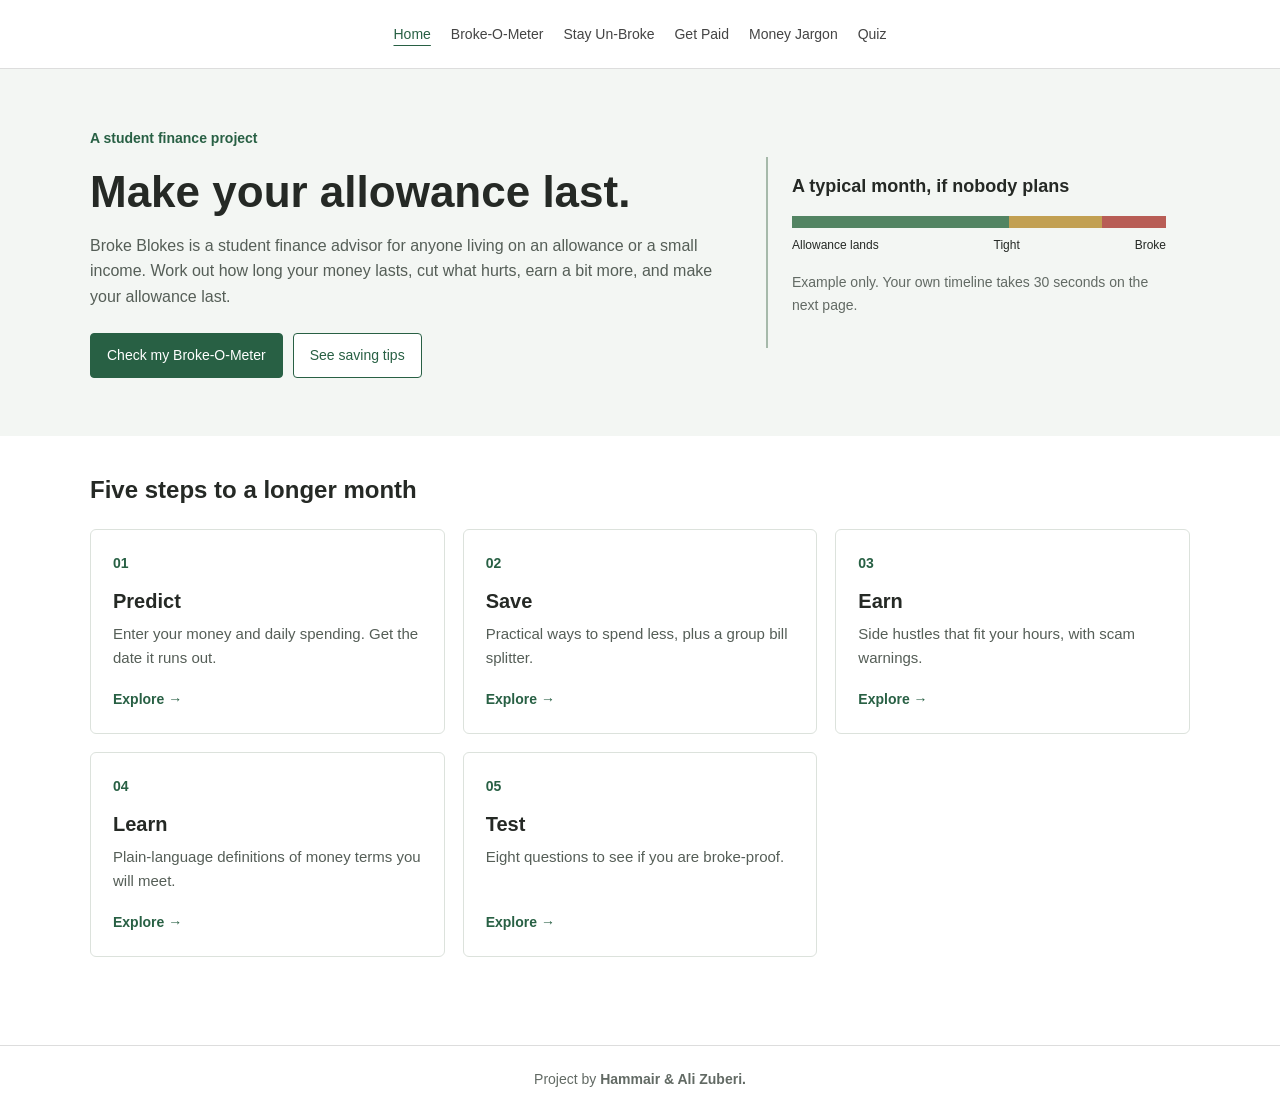
<file: index.html>
<!DOCTYPE html>
<html>

<head>
  <meta charset="UTF-8">
  <meta name="viewport" content="width=device-width, initial-scale=1">
  <title>Broke Blokes</title>
  <meta name="description" content="Student finance advisor. Know the day you go broke, then fix it.">
  <link rel="stylesheet" href="style.css">
  <link rel="icon" href="favicon.png">
  
</head>

<body>
  <a class="skip" href="#main">Skip to content</a>

  <header class="site-header">
    <div class="wrap nav-bar">
      <button onclick="toggleMenu()" class="menu-btn" aria-expanded="false" aria-controls="menu" aria-label="Toggle navigation">☰</button>
      <nav aria-label="Main">
        <ul class="nav-list" id="menu">
          <li><a href="#home">Home</a></li>
          <li><a href="#predictor">Broke-O-Meter</a></li>
          <li><a href="#tips">Stay Un-Broke</a></li>
          <li><a href="#hustles">Get Paid</a></li>
          <li><a href="#glossary">Money Jargon</a></li>
          <li><a href="#quiz">Quiz</a></li>
        </ul>
      </nav>
    </div>
  </header>

  <main id="main">

 
    <div class="view" id="view-home" data-title="Home">
      <!-- Hook: the big promise plus a picture of an allowance month -->
      <section class="hero">
        <div class="wrap hero-grid">
          <div>
            <p class="kicker">A student finance project</p>
            <h1>Make your allowance last.</h1>
            <p class="lead">Broke Blokes is a student finance advisor for anyone living on an allowance or a small
              income. Work out how long your money lasts, cut what hurts, earn a bit more, and make your allowance last.
            </p>
            <div class="btn-row">
              <a class="btn btn-primary" href="#predictor">Check my Broke-O-Meter</a>
              <a class="btn btn-secondary" href="#tips">See saving tips</a>
            </div>
          </div>
          <aside class="slip" aria-label="Example allowance month">
            <h3>A typical month, if nobody plans</h3>
            <div class="timeline" role="img" aria-label="Days 1 to 14 safe, days 15 to 20 tight, days 21 to 24 broke">
              <span class="g"></span><span class="a"></span><span class="r"></span>
            </div>
            <div class="timeline-labels"><span>Allowance lands</span><span>Tight</span><span>Broke</span></div>
            <p class="muted small" style="margin-top:16px">Example only. Your own timeline takes 30 seconds on the next
              page.</p>
          </aside>
        </div>
      </section>


      <section class="section">
        <div class="wrap">
          <h2>Five steps to a longer month</h2>
          <ol class="steps">
            <li>
              <a class="step-card" href="#predictor">
                <span class="step-number">01</span>
                <h3>Predict</h3>
                <p>Enter your money and daily spending. Get the date it runs out.</p>
                <span class="step-link">Explore &rarr;</span>
              </a>
            </li>
            <li>
              <a class="step-card" href="#tips">
                <span class="step-number">02</span>
                <h3>Save</h3>
                <p>Practical ways to spend less, plus a group bill splitter.</p>
                <span class="step-link">Explore &rarr;</span>
              </a>
            </li>
            <li>
              <a class="step-card" href="#hustles">
                <span class="step-number">03</span>
                <h3>Earn</h3>
                <p>Side hustles that fit your hours, with scam warnings.</p>
                <span class="step-link">Explore &rarr;</span>
              </a>
            </li>
            <li>
              <a class="step-card" href="#glossary">
                <span class="step-number">04</span>
                <h3>Learn</h3>
                <p>Plain-language definitions of money terms you will meet.</p>
                <span class="step-link">Explore &rarr;</span>
              </a>
            </li>
            <li>
              <a class="step-card" href="#quiz">
                <span class="step-number">05</span>
                <h3>Test</h3>
                <p>Eight questions to see if you are broke-proof.</p>
                <span class="step-link">Explore &rarr;</span>
              </a>
            </li>
          </ol>
        </div>
      </section>
    </div>


    <div class="view" id="view-predictor" data-title="Broke-O-Meter">
      <!-- Predict: sliders and numbers go in, the broke date comes out -->
      <section class="page-head">
        <div class="wrap">
          <h1>Broke-O-Meter</h1>
          <p class="lead">Tell us what you have and what you spend. We show whether you make it to your next allowance.
          </p>
        </div>
      </section>

      <section class="section" style="padding-top:0">
        <div class="wrap grid grid-2">
          <div class="card">
            <h2>Your numbers</h2>
            <div class="field">
              <label for="currency">Currency</label>
              <select id="currency" onchange="calculateMoney()">
                <option value="Rs">Rs</option>
                <option value="$">$</option>
                <option value="&pound;">&pound;</option>
                <option value="&euro;">&euro;</option>
              </select>
            </div>
            <div class="row-2">
              <div class="field">
                <label for="money">Money you have now</label>
                <input id="money" oninput="calculateMoney()" type="number" min="0" step="1" value="15000">
              </div>
              <div class="field">
                <label for="days">Days until next allowance</label>
                <input id="days" oninput="calculateMoney()" type="number" min="1" max="365" step="1" value="30">
              </div>
            </div>
            <div class="field">
              <label for="daily">Daily spending: <output id="dailyOut" for="daily"></output></label>
              <input id="daily" oninput="calculateMoney()" type="range" min="0" max="2000" step="50" value="700">
              <p class="hint">Add up food, transport and everything else you spend in a normal day.</p>
            </div>
          </div>

          <div class="card" aria-live="polite">
            <h2>Your result</h2>
            <div class="meter" role="img" aria-label="How much of the period your money covers">
              <div class="meter-fill" id="meterFill"></div>
            </div>
            <div id="result" style="margin-top:24px"></div>
          </div>
        </div>
      </section>
    </div>


    <div class="view" id="view-tips" data-title="Stay Un-Broke">
      <!-- Save: tips, filterable by topic -->
      <section class="page-head">
        <div class="wrap">
          <h1>Stay Un-Broke</h1>
          <p class="lead">Small changes that keep money in your pocket. Pick a topic, then use the bill splitter when
            you eat out with friends.</p>
        </div>
      </section>

      <section class="section" style="padding-top:0">
        <div class="wrap">
          <div class="filters" role="group" aria-label="Filter tips by topic">
            <button class="chip" data-filter="all" onclick="filterTips(this)" aria-pressed="true">All</button>
            <button class="chip" data-filter="habits" onclick="filterTips(this)" aria-pressed="false">Money habits</button>
            <button class="chip" data-filter="food" onclick="filterTips(this)" aria-pressed="false">Food</button>
            <button class="chip" data-filter="transport" onclick="filterTips(this)" aria-pressed="false">Transport</button>
            <button class="chip" data-filter="study" onclick="filterTips(this)" aria-pressed="false">Study costs</button>
          </div>
          <div class="grid grid-3">
            <article class="card tip" data-cat="habits">
              <h3>Track every expense for two weeks</h3>
              <p>Write down each purchase. Most people find a few small, regular costs that add up to more than they
                expected.</p>
            </article>
            <article class="card tip" data-cat="habits">
              <h3>Pay yourself first</h3>
              <p>Move a fixed amount to savings on the day money arrives, then budget with what is left.</p>
            </article>
            <article class="card tip" data-cat="habits">
              <h3>Use a waiting rule</h3>
              <p>For any unplanned purchase, wait 24 hours. If you still want it and it fits your budget, buy it.</p>
            </article>
            <article class="card tip" data-cat="habits">
              <h3>Audit subscriptions monthly</h3>
              <p>List every recurring charge. Cancel what you did not use this month, and share plans only where the
                provider allows it.</p>
            </article>
            <article class="card tip" data-cat="food">
              <h3>Cook in batches</h3>
              <p>Cooking larger portions and storing them costs less per meal than buying meals out or ordering in.</p>
            </article>
            <article class="card tip" data-cat="food">
              <h3>Plan a weekly shopping list</h3>
              <p>Shop with a list and a set amount. Planning meals reduces food waste and impulse purchases.</p>
            </article>
            <article class="card tip" data-cat="food">
              <h3>Carry water and a snack</h3>
              <p>Buying drinks and snacks between classes is a common hidden cost. A refillable bottle removes it.</p>
            </article>
            <article class="card tip" data-cat="transport">
              <h3>Share rides and use passes</h3>
              <p>Carpool with classmates where it is safe and legal, and check whether student passes cut your fares.
              </p>
            </article>
            <article class="card tip" data-cat="transport">
              <h3>Walk or cycle short trips</h3>
              <p>Short journeys by foot or bike cost nothing and are often as fast as waiting for transport.</p>
            </article>
            <article class="card tip" data-cat="study">
              <h3>Borrow or buy used textbooks</h3>
              <p>Check the library, senior students and second-hand listings before buying new. Confirm the edition
                first.</p>
            </article>
            <article class="card tip" data-cat="study">
              <h3>Ask about student discounts</h3>
              <p>Software, devices and services often have education pricing. Keep your student card or email ready.</p>
            </article>
          </div>
        </div>
      </section>


      <section class="section" id="splitter">
        <div class="wrap">
          <h2>Group bill splitter</h2>
          <p class="lead">Split a meal or trip fairly. Choose an equal split, or split by what each person ordered.</p>
          <div class="grid grid-2">
            <div class="card">
              <div class="row-2">
                <div class="field"><label for="bill">Bill total (before tip)</label><input id="bill" oninput="splitBill()" type="number"
                    min="0" step="0.01" value="4000"></div>
                <div class="field"><label for="tip">Tip or service %</label><input id="tip" oninput="splitBill()" type="number" min="0"
                    max="100" step="1" value="10"></div>
              </div>
              <div class="row-2">
                <div class="field"><label for="people">Number of people (2 to 12)</label><input id="people" oninput="buildPeople()"
                    type="number" min="2" max="12" step="1" value="4"></div>
                <div class="field">
                  <label for="mode">How to split</label>
                  <select id="mode" onchange="buildPeople()">
                    <option value="equal">Equally</option>
                    <option value="items">By what each person ordered</option>
                  </select>
                </div>
              </div>
              <p class="hint" style="margin-bottom:8px">Names are optional. In "by what each person ordered" mode, enter
                each person's items. Anything left over on the bill is shared equally.</p>
              <div class="split-people" id="rows" data-mode="equal"></div>
            </div>
            <div class="card" aria-live="polite">
              <h3>Who pays what</h3>
              <div id="splitOut"></div>
              <p class="hint">Amounts use whatever currency you entered.</p>
            </div>
          </div>
        </div>
      </section>
    </div>


    <div class="view" id="view-hustles" data-title="Get Paid">
      <!-- Earn: pick your hours and style, see matching hustles -->
      <section class="page-head">
        <div class="wrap">
          <h1>Get Paid</h1>
          <p class="lead">Saving only goes so far. Tell us how much time you have and we show hustles that fit.</p>
        </div>
      </section>

      <section class="section" style="padding-top:0">
        <div class="wrap">
          <div class="card" style="margin-bottom:24px">
            <div class="row-2">
              <div class="field">
                <label for="hours">Free hours per week</label>
                <select id="hours" oninput="showHustles()">
                  <option value="2">Up to 2</option>
                  <option value="4" selected>Up to 4</option>
                  <option value="6">Up to 6</option>
                  <option value="10">10 or more</option>
                </select>
              </div>
              <div class="field">
                <label for="style">Where do you want to work?</label>
                <select id="style" oninput="showHustles()">
                  <option value="any" selected>Either</option>
                  <option value="online">Online</option>
                  <option value="in-person">In person</option>
                </select>
              </div>
            </div>
          </div>
          <div class="grid grid-3" id="hustleList" aria-live="polite"></div>

          <div class="callout" style="margin-top:32px">
            <h3>Scam check</h3>
            <p>A real employer never asks you to pay to get a job, buy equipment from them first, or share bank
              passwords or one-time codes. If a listing does, walk away and report it to the platform.</p>
          </div>
        </div>
      </section>
    </div>


    <div class="view" id="view-glossary" data-title="Money Jargon">
      <!-- Learn: searchable table of money terms -->
      <section class="page-head">
        <div class="wrap">
          <h1>Money Jargon</h1>
          <p class="lead">Money words explained in plain language. Search a term or filter by topic.</p>
        </div>
      </section>

      <section class="section" style="padding-top:0">
        <div class="wrap">
          <div class="row-2" style="margin-bottom:16px">
            <div class="field"><label for="search">Search</label><input id="search" oninput="showTerms()" type="search"
                placeholder="Try &quot;interest&quot; or &quot;budget&quot;"></div>
            <div class="field">
              <label for="category">Topic</label>
              <select id="category" oninput="showTerms()">
                <option value="all">All topics</option>
                <option value="Basics">Basics</option>
                <option value="Saving">Saving</option>
                <option value="Borrowing">Borrowing</option>
                <option value="Earning">Earning</option>
              </select>
            </div>
          </div>
          <p class="muted small" id="count" aria-live="polite"></p>
          <div class="table-wrap">
            <table>
              <thead>
                <tr>
                  <th scope="col">Term</th>
                  <th scope="col">Topic</th>
                  <th scope="col">What it means</th>
                </tr>
              </thead>
              <tbody id="glossBody"></tbody>
            </table>
          </div>
        </div>
      </section>
    </div>


    <div class="view" id="view-quiz" data-title="Are You Broke-Proof?">
      <!-- Test: one question at a time, with instant feedback -->
      <section class="page-head">
        <div class="wrap">
          <h1>Are You Broke-Proof?</h1>
          <p class="lead">Eight questions on everything from this site. Answer, learn why, move on.</p>
        </div>
      </section>

      <section class="section" style="padding-top:0">
        <div class="wrap">
          <div class="card quiz-card">
            <div class="progress" aria-hidden="true">
              <div id="bar"></div>
            </div>
            <div id="quizBox"></div>
          </div>
        </div>
      </section>
    </div>

  </main>


  <footer class="site-footer">
    <div class="wrap">
      <p>Project by <strong> Hammair & Ali Zuberi.</strong></p>
    </div>
  </footer>

  <script src="main.js"></script>
</body>

</html>
</file>
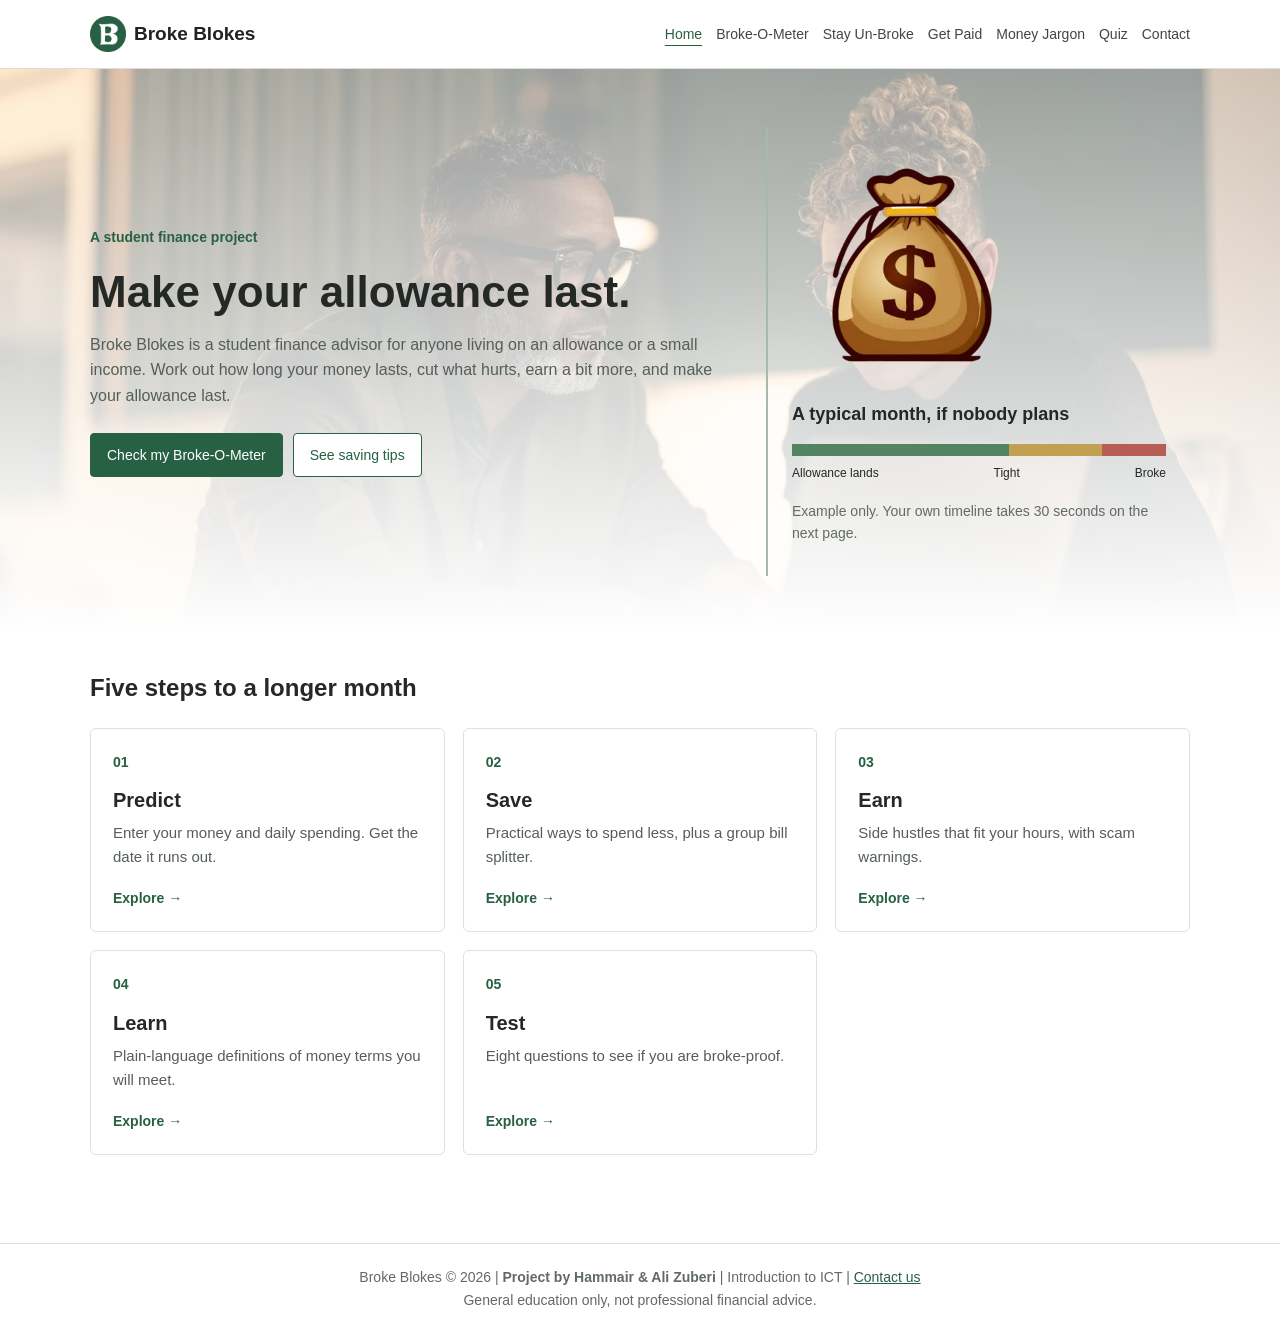
<file: Broke-Blokes/index.html>
<!DOCTYPE html>

<html lang="en">
<head>
<meta charset="utf-8"/>
<meta content="width=device-width, initial-scale=1" name="viewport"/>
<title>Home | Broke Blokes</title>
<meta content="Student budgeting tools and practical money advice." name="description"/>
<link href="css/style.css" rel="stylesheet"/>
<link href="images/favicon.png" rel="icon"/>
</head>
<body>
<a class="skip" href="#main">Skip to content</a>
<header class="site-header">
<div class="wrap nav-bar">
<button aria-controls="menu" aria-expanded="false" aria-label="Toggle navigation" class="menu-btn">☰</button><a class="brand" href="index.html"><img alt="Broke Blokes logo" src="images/favicon.png"/> Broke Blokes</a>
<nav aria-label="Main">
<ul class="nav-list" id="menu">
<li><a aria-current="page" class="active" href="index.html">Home</a></li>
<li><a href="interactive.html">Broke-O-Meter</a></li>
<li><a href="explore.html">Stay Un-Broke</a></li>
<li><a href="details.html">Get Paid</a></li>
<li><a href="literacy.html">Money Jargon</a></li>
<li><a href="quiz.html">Quiz</a></li>
<li><a href="contact.html">Contact</a></li></ul>
</nav>
</div>
</header>
<main id="main">

  <section class="hero">
<div class="wrap hero-grid">
<div>
<p class="kicker">A student finance project</p>
<h1>Make your allowance last.</h1>
<p class="lead">Broke Blokes is a student finance advisor for anyone living on an allowance or a small
              income. Work out how long your money lasts, cut what hurts, earn a bit more, and make your allowance last.
            </p>
<div class="btn-row">
<a class="btn btn-primary" href="interactive.html">Check my Broke-O-Meter</a>
<a class="btn btn-secondary" href="explore.html">See saving tips</a>
</div>
</div>
<aside aria-label="Example allowance month" class="slip"><img alt="Money pouch" class="topic-image" src="images/budget.png"/>
<h3>A typical month, if nobody plans</h3>
<div aria-label="Days 1 to 14 safe, days 15 to 20 tight, days 21 to 24 broke" class="timeline" role="img">
<span class="g"></span><span class="a"></span><span class="r"></span>
</div>
<div class="timeline-labels"><span>Allowance lands</span><span>Tight</span><span>Broke</span></div>
<p class="muted small mt-16">Example only. Your own timeline takes 30 seconds on the next
              page.</p>
</aside>
</div>
</section>
<section class="section">
<div class="wrap">
<h2>Five steps to a longer month</h2>
<ol class="steps">
<li>
<a class="step-card" href="interactive.html">
<span class="step-number">01</span>
<h3>Predict</h3>
<p>Enter your money and daily spending. Get the date it runs out.</p>
<span class="step-link">Explore →</span>
</a>
</li>
<li>
<a class="step-card" href="explore.html">
<span class="step-number">02</span>
<h3>Save</h3>
<p>Practical ways to spend less, plus a group bill splitter.</p>
<span class="step-link">Explore →</span>
</a>
</li>
<li>
<a class="step-card" href="details.html">
<span class="step-number">03</span>
<h3>Earn</h3>
<p>Side hustles that fit your hours, with scam warnings.</p>
<span class="step-link">Explore →</span>
</a>
</li>
<li>
<a class="step-card" href="literacy.html">
<span class="step-number">04</span>
<h3>Learn</h3>
<p>Plain-language definitions of money terms you will meet.</p>
<span class="step-link">Explore →</span>
</a>
</li>
<li>
<a class="step-card" href="quiz.html">
<span class="step-number">05</span>
<h3>Test</h3>
<p>Eight questions to see if you are broke-proof.</p>
<span class="step-link">Explore →</span>
</a>
</li>
</ol>
</div>
</section>
</main>
<footer class="site-footer">
<div class="wrap">
<p>Broke Blokes © 2026 |<strong> Project by Hammair &amp; Ali Zuberi </strong>| Introduction to ICT | <a href="contact.html">Contact us</a></p>
<p>General education only, not professional financial advice.</p>
</div>
</footer>
<script src="js/main.js"></script>
</body>
</html>
</file>
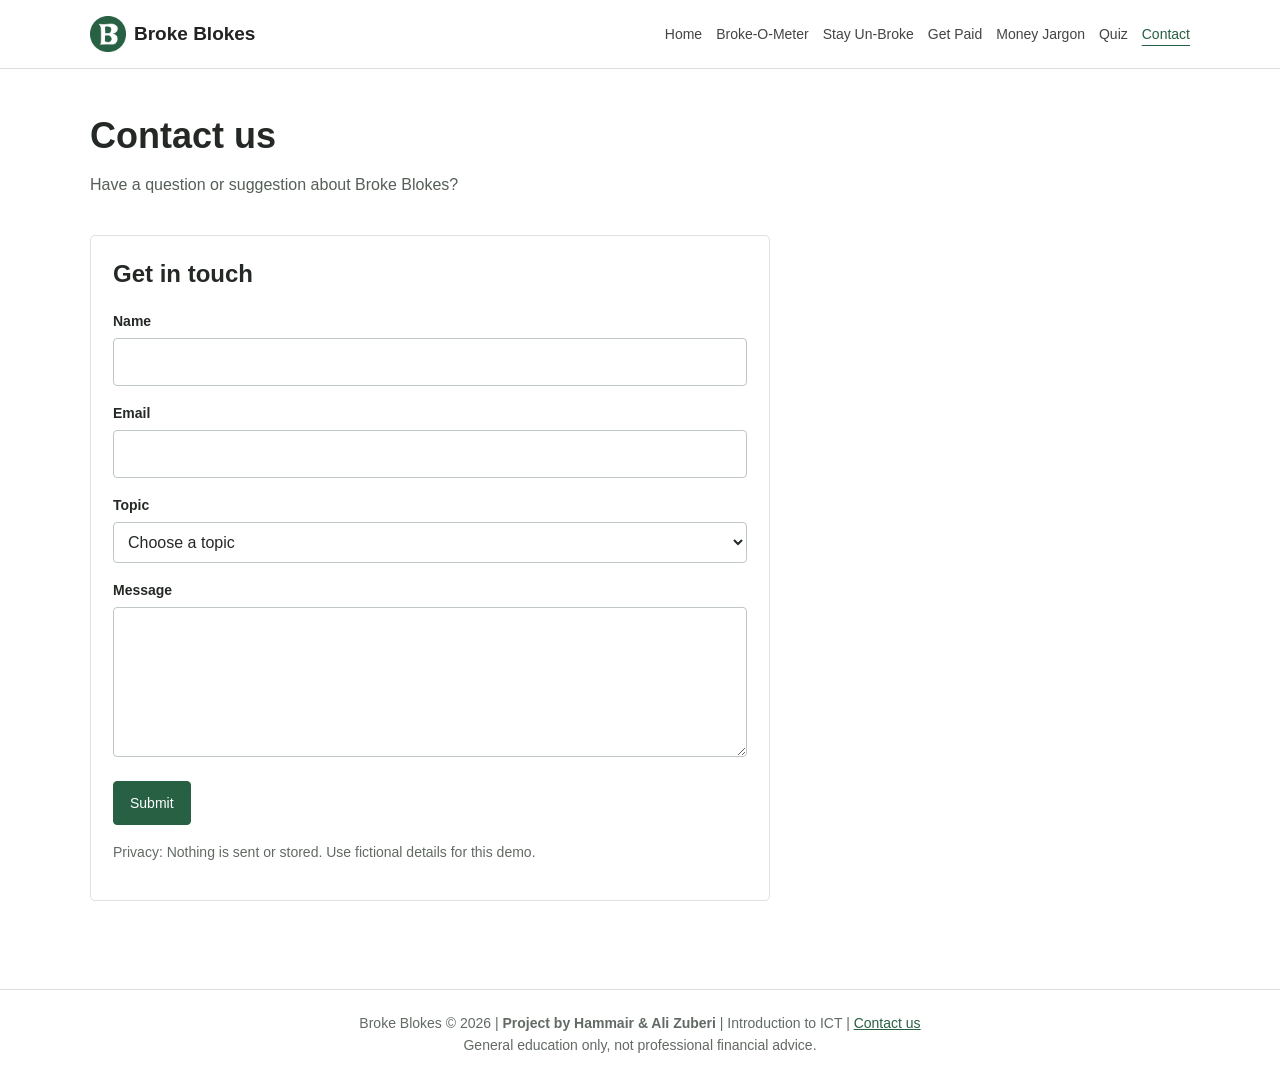
<file: Broke-Blokes/contact.html>
<!DOCTYPE html>

<html lang="en">
<head>
<meta charset="utf-8"/>
<meta content="width=device-width, initial-scale=1" name="viewport"/>
<title>Contact us | Broke Blokes</title>
<meta content="Try the local contact form and share demo feedback." name="description"/>
<link href="css/style.css" rel="stylesheet"/>
<link href="images/favicon.png" rel="icon"/>
</head>
<body>
<a class="skip" href="#main">Skip to content</a>
<header class="site-header">
<div class="wrap nav-bar">
<button aria-controls="menu" aria-expanded="false" aria-label="Toggle navigation" class="menu-btn">☰</button><a class="brand" href="index.html"><img alt="Broke Blokes logo" src="images/favicon.png"/> Broke Blokes</a>
<nav aria-label="Main">
<ul class="nav-list" id="menu">
<li><a href="index.html">Home</a></li>
<li><a href="interactive.html">Broke-O-Meter</a></li>
<li><a href="explore.html">Stay Un-Broke</a></li>
<li><a href="details.html">Get Paid</a></li>
<li><a href="literacy.html">Money Jargon</a></li>
<li><a href="quiz.html">Quiz</a></li>
<li><a aria-current="page" class="active" href="contact.html">Contact</a></li></ul>
</nav>
</div>
</header>
<main id="main"><section class="page-head"><div class="wrap"><h1>Contact us</h1><p class="lead">Have a question or suggestion about Broke Blokes?</p></div></section><section class="section no-top"><div class="wrap"><form class="card contact-form" id="contactForm" novalidate=""><h2>Get in touch</h2><div class="field"><label for="name">Name</label><input aria-describedby="nameError" id="name" required="" type="text"/><p class="field-error" id="nameError" role="alert"></p></div><div class="field"><label for="email">Email</label><input aria-describedby="emailError" id="email" required="" type="email"/><p class="field-error" id="emailError" role="alert"></p></div><div class="field"><label for="topic">Topic</label><select aria-describedby="topicError" id="topic" required=""><option value="">Choose a topic</option><option>Budgeting</option><option>Saving tips</option><option>Website feedback</option><option>Other</option></select><p class="field-error" id="topicError" role="alert"></p></div><div class="field"><label for="message">Message</label><textarea aria-describedby="messageError" id="message" required="" rows="5"></textarea><p class="field-error" id="messageError" role="alert"></p></div><button class="btn" type="submit">Submit</button><p class="success-box" hidden="" id="contactSuccess" role="status"></p><p class="hint mt-16">Privacy: Nothing is sent or stored. Use fictional details for this demo.</p></form></div></section></main>
<footer class="site-footer">
<div class="wrap">
<p>Broke Blokes © 2026 |<strong> Project by Hammair &amp; Ali Zuberi </strong>| Introduction to ICT | <a href="contact.html">Contact us</a></p>
<p>General education only, not professional financial advice.</p></div>
</footer>
<script src="js/main.js"></script>
</body>
</html>
</file>
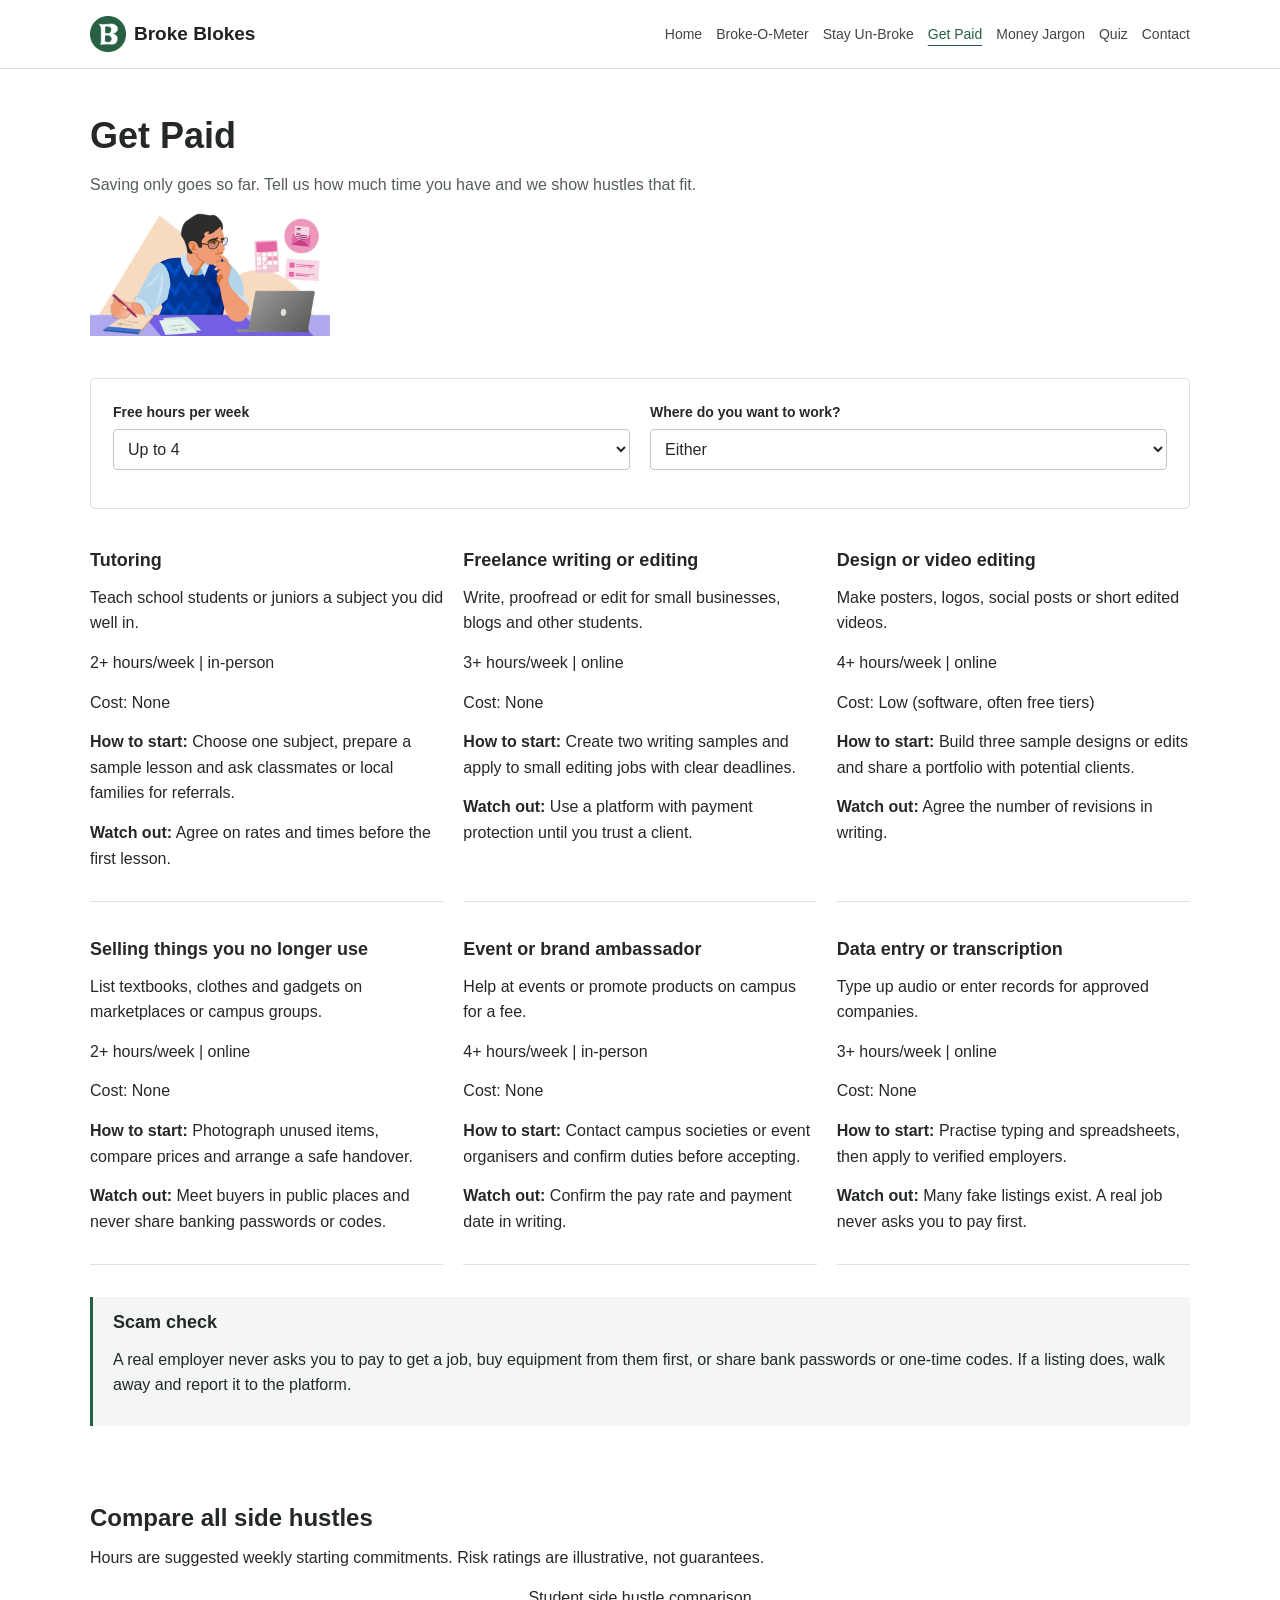
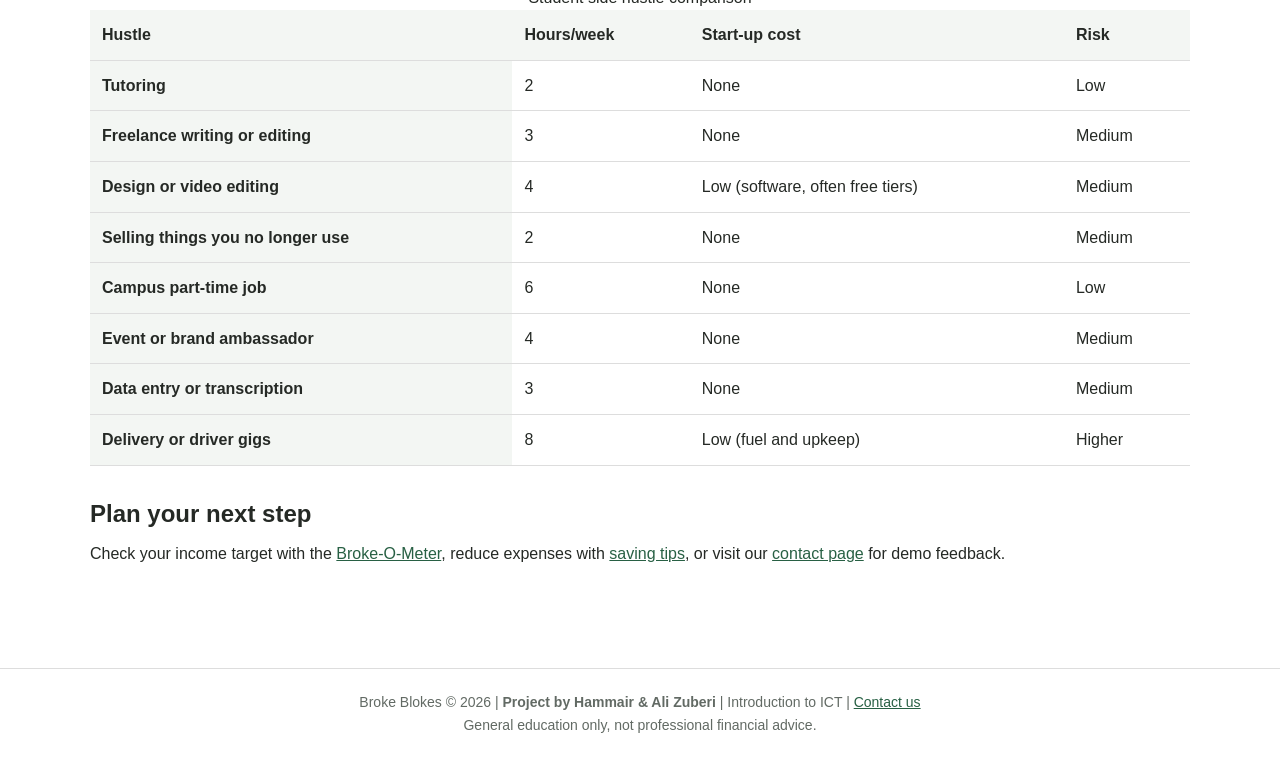
<file: Broke-Blokes/details.html>
<!DOCTYPE html>

<html lang="en">
<head>
<meta charset="utf-8"/>
<meta content="width=device-width, initial-scale=1" name="viewport"/>
<title>Get Paid | Broke Blokes</title>
<meta content="Compare student side hustles and learn how to start safely." name="description"/>
<link href="css/style.css" rel="stylesheet"/>
<link href="images/favicon.png" rel="icon"/>
</head>
<body>
<a class="skip" href="#main">Skip to content</a>
<header class="site-header">
<div class="wrap nav-bar">
<button aria-controls="menu" aria-expanded="false" aria-label="Toggle navigation" class="menu-btn">☰</button><a class="brand" href="index.html"><img alt="Broke Blokes logo" src="images/favicon.png"/> Broke Blokes</a>
<nav aria-label="Main">
<ul class="nav-list" id="menu">
<li><a href="index.html">Home</a></li>
<li><a href="interactive.html">Broke-O-Meter</a></li>
<li><a href="explore.html">Stay Un-Broke</a></li>
<li><a aria-current="page" class="active" href="details.html">Get Paid</a></li>
<li><a href="literacy.html">Money Jargon</a></li>
<li><a href="quiz.html">Quiz</a></li>
<li><a href="contact.html">Contact</a></li></ul>
</nav>
</div>
</header>
<main id="main">
<!-- Earn: pick your hours and style, see matching hustles -->
<section class="page-head">
<div class="wrap">
<h1>Get Paid</h1>
<p class="lead">Saving only goes so far. Tell us how much time you have and we show hustles that fit.</p>
<img alt="Laptop for student freelance work" class="topic-image" src="images/work.png"/></div>
</section>
<section class="section no-top">
<div class="wrap">
<div class="card mb-24">
<div class="row-2">
<div class="field">
<label for="hours">Free hours per week</label>
<select id="hours">
<option value="2">Up to 2</option>
<option selected="" value="4">Up to 4</option>
<option value="6">Up to 6</option>
<option value="10">10 or more</option>
</select>
</div>
<div class="field">
<label for="style">Where do you want to work?</label>
<select id="style">
<option selected="" value="any">Either</option>
<option value="online">Online</option>
<option value="in-person">In person</option>
</select>
</div>
</div>
</div>
<div aria-live="polite" class="grid grid-3" id="hustleList"></div>
<div class="callout mt-32">
<h3>Scam check</h3>
<p>A real employer never asks you to pay to get a job, buy equipment from them first, or share bank
              passwords or one-time codes. If a listing does, walk away and report it to the platform.</p>
</div>
</div>
</section>
<section class="section"><div class="wrap"><h2>Compare all side hustles</h2><p>Hours are suggested weekly starting commitments. Risk ratings are illustrative, not guarantees.</p><div class="table-wrap"><table><caption>Student side hustle comparison</caption><thead><tr><th scope="col">Hustle</th><th scope="col">Hours/week</th><th scope="col">Start-up cost</th><th scope="col">Risk</th></tr></thead><tbody><tr><th scope="row">Tutoring</th><td>2</td><td>None</td><td>Low</td></tr><tr><th scope="row">Freelance writing or editing</th><td>3</td><td>None</td><td>Medium</td></tr><tr><th scope="row">Design or video editing</th><td>4</td><td>Low (software, often free tiers)</td><td>Medium</td></tr><tr><th scope="row">Selling things you no longer use</th><td>2</td><td>None</td><td>Medium</td></tr><tr><th scope="row">Campus part-time job</th><td>6</td><td>None</td><td>Low</td></tr><tr><th scope="row">Event or brand ambassador</th><td>4</td><td>None</td><td>Medium</td></tr><tr><th scope="row">Data entry or transcription</th><td>3</td><td>None</td><td>Medium</td></tr><tr><th scope="row">Delivery or driver gigs</th><td>8</td><td>Low (fuel and upkeep)</td><td>Higher</td></tr></tbody></table></div><h2 class="mt-32">Plan your next step</h2><p>Check your income target with the <a href="interactive.html">Broke-O-Meter</a>, reduce expenses with <a href="explore.html">saving tips</a>, or visit our <a href="contact.html">contact page</a> for demo feedback.</p></div></section></main>
<footer class="site-footer">
<div class="wrap">
<p>Broke Blokes © 2026 |<strong> Project by Hammair &amp; Ali Zuberi </strong>| Introduction to ICT | <a href="contact.html">Contact us</a></p>
<p>General education only, not professional financial advice.</p></div>
</footer>
<script src="js/main.js"></script>
</body>
</html>
</file>
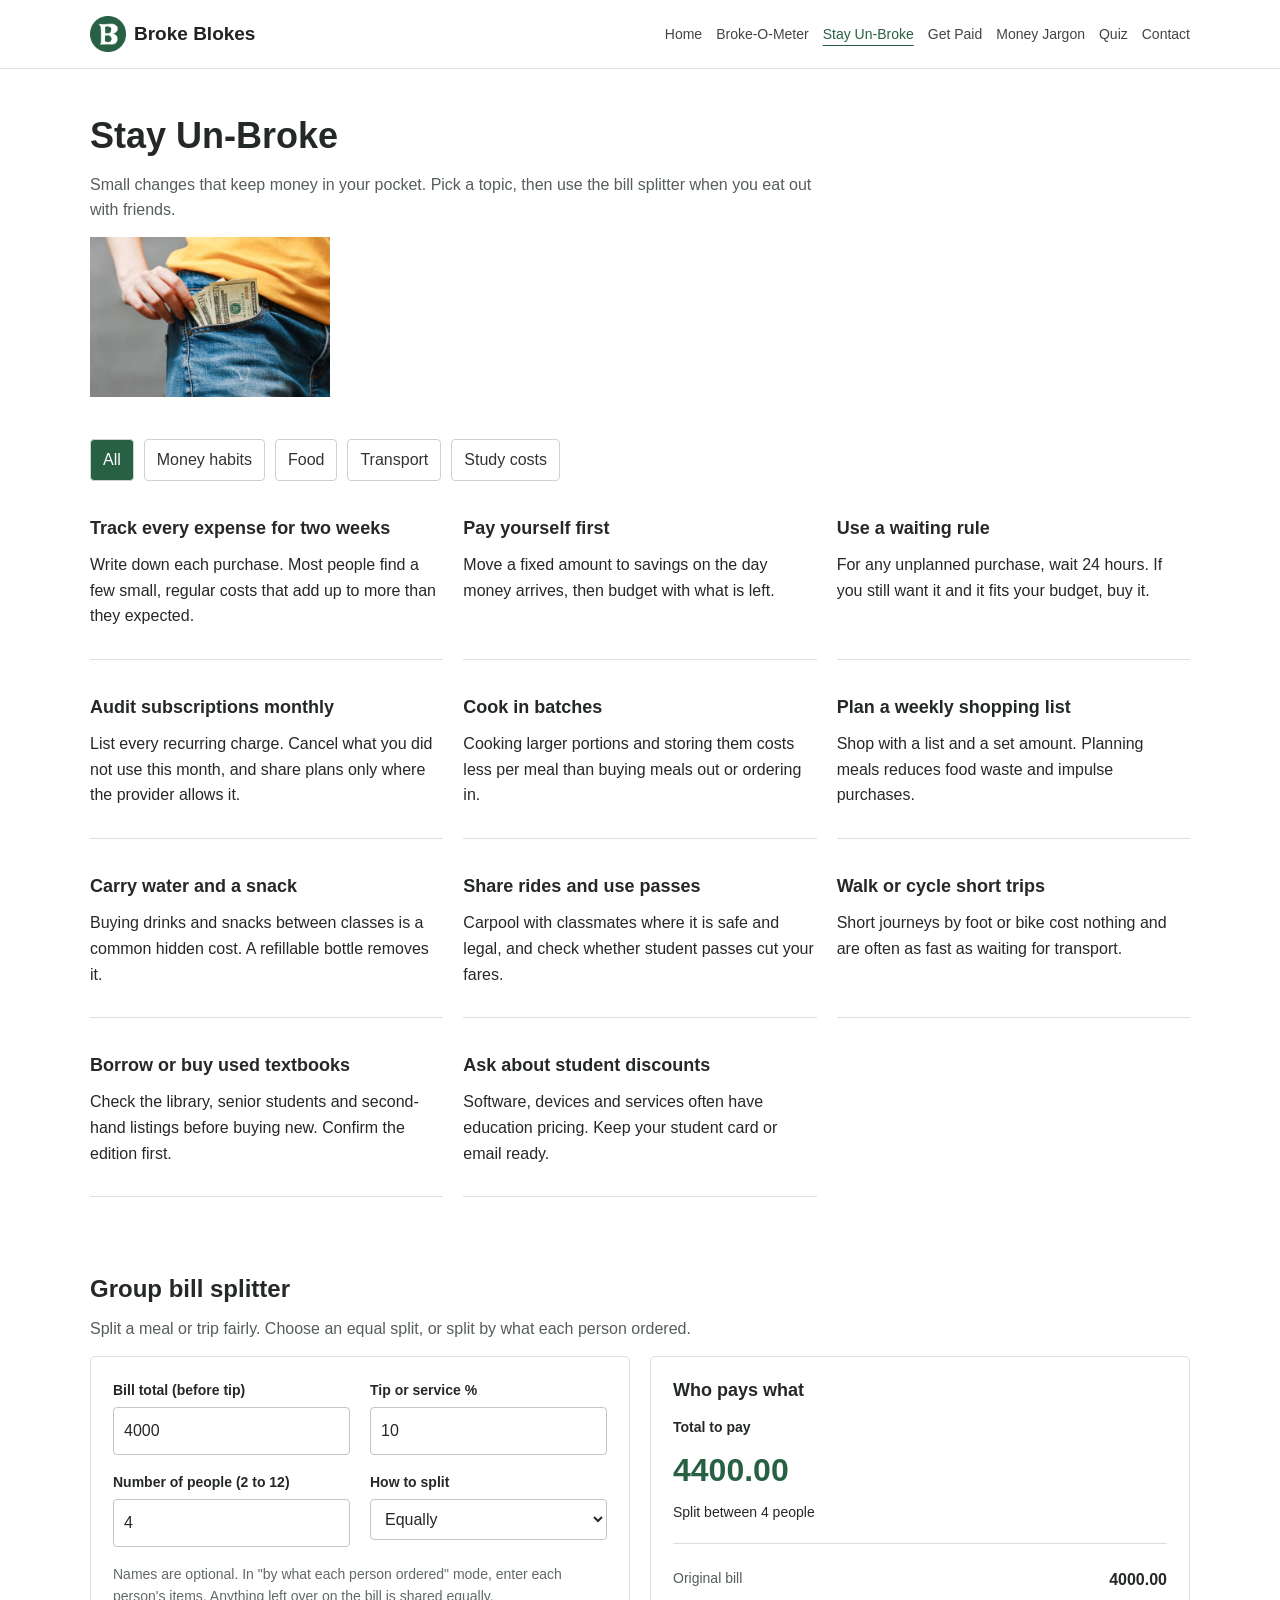
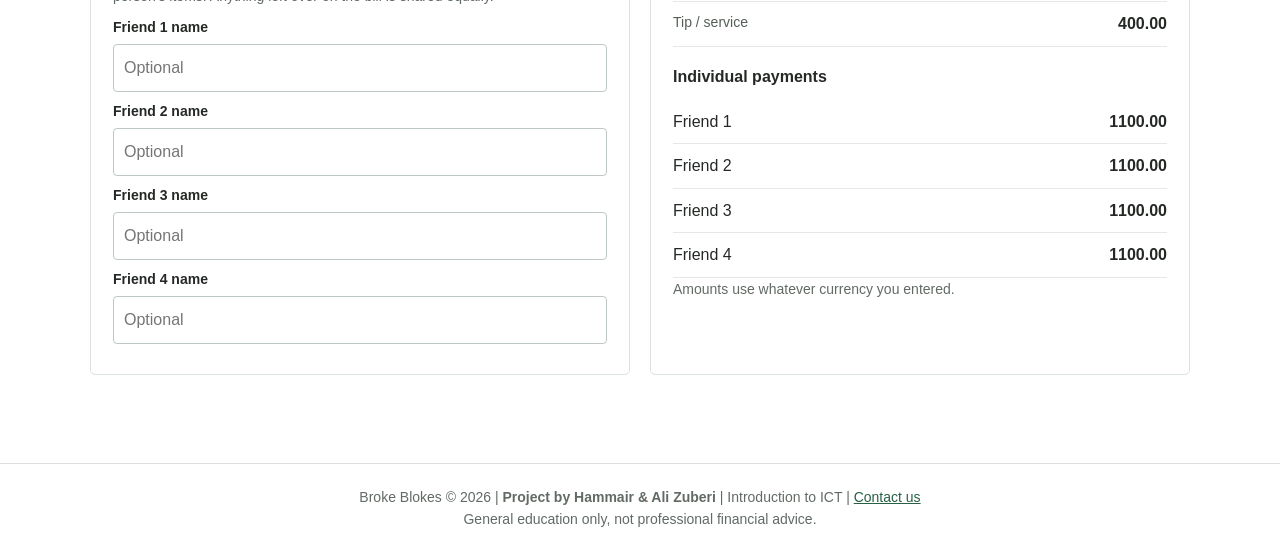
<file: Broke-Blokes/explore.html>
<!DOCTYPE html>

<html lang="en">
<head>
<meta charset="utf-8"/>
<meta content="width=device-width, initial-scale=1" name="viewport"/>
<title>Stay Un-Broke | Broke Blokes</title>
<meta content="Filter saving tips and split group bills fairly." name="description"/>
<link href="css/style.css" rel="stylesheet"/>
<link href="images/favicon.png" rel="icon"/>
</head>
<body>
<a class="skip" href="#main">Skip to content</a>
<header class="site-header">
<div class="wrap nav-bar">
<button aria-controls="menu" aria-expanded="false" aria-label="Toggle navigation" class="menu-btn">☰</button><a class="brand" href="index.html"><img alt="Broke Blokes logo" src="images/favicon.png"/> Broke Blokes</a>
<nav aria-label="Main">
<ul class="nav-list" id="menu">
<li><a href="index.html">Home</a></li>
<li><a href="interactive.html">Broke-O-Meter</a></li>
<li><a aria-current="page" class="active" href="explore.html">Stay Un-Broke</a></li>
<li><a href="details.html">Get Paid</a></li>
<li><a href="literacy.html">Money Jargon</a></li>
<li><a href="quiz.html">Quiz</a></li>
<li><a href="contact.html">Contact</a></li></ul>
</nav>
</div>
</header>
<main id="main">
<!-- Save: tips, filterable by topic -->
<section class="page-head">
<div class="wrap">
<h1>Stay Un-Broke</h1>
<p class="lead">Small changes that keep money in your pocket. Pick a topic, then use the bill splitter when
            you eat out with friends.</p>
<img alt="Savings jar with coins" class="topic-image" src="images/saving.png"/></div>
</section>
<section class="section no-top">
<div class="wrap">
<div aria-label="Filter tips by topic" class="filters" role="group">
<button aria-pressed="true" class="chip" data-filter="all">All</button>
<button aria-pressed="false" class="chip" data-filter="habits">Money habits</button>
<button aria-pressed="false" class="chip" data-filter="food">Food</button>
<button aria-pressed="false" class="chip" data-filter="transport">Transport</button>
<button aria-pressed="false" class="chip" data-filter="study">Study costs</button>
</div>
<div class="grid grid-3">
<article class="card tip" data-cat="habits">
<h3>Track every expense for two weeks</h3>
<p>Write down each purchase. Most people find a few small, regular costs that add up to more than they
                expected.</p>
</article>
<article class="card tip" data-cat="habits">
<h3>Pay yourself first</h3>
<p>Move a fixed amount to savings on the day money arrives, then budget with what is left.</p>
</article>
<article class="card tip" data-cat="habits">
<h3>Use a waiting rule</h3>
<p>For any unplanned purchase, wait 24 hours. If you still want it and it fits your budget, buy it.</p>
</article>
<article class="card tip" data-cat="habits">
<h3>Audit subscriptions monthly</h3>
<p>List every recurring charge. Cancel what you did not use this month, and share plans only where the
                provider allows it.</p>
</article>
<article class="card tip" data-cat="food">
<h3>Cook in batches</h3>
<p>Cooking larger portions and storing them costs less per meal than buying meals out or ordering in.</p>
</article>
<article class="card tip" data-cat="food">
<h3>Plan a weekly shopping list</h3>
<p>Shop with a list and a set amount. Planning meals reduces food waste and impulse purchases.</p>
</article>
<article class="card tip" data-cat="food">
<h3>Carry water and a snack</h3>
<p>Buying drinks and snacks between classes is a common hidden cost. A refillable bottle removes it.</p>
</article>
<article class="card tip" data-cat="transport">
<h3>Share rides and use passes</h3>
<p>Carpool with classmates where it is safe and legal, and check whether student passes cut your fares.
              </p>
</article>
<article class="card tip" data-cat="transport">
<h3>Walk or cycle short trips</h3>
<p>Short journeys by foot or bike cost nothing and are often as fast as waiting for transport.</p>
</article>
<article class="card tip" data-cat="study">
<h3>Borrow or buy used textbooks</h3>
<p>Check the library, senior students and second-hand listings before buying new. Confirm the edition
                first.</p>
</article>
<article class="card tip" data-cat="study">
<h3>Ask about student discounts</h3>
<p>Software, devices and services often have education pricing. Keep your student card or email ready.</p>
</article>
</div>
</div>
</section>
<section class="section" id="splitter">
<div class="wrap">
<h2>Group bill splitter</h2>
<p class="lead">Split a meal or trip fairly. Choose an equal split, or split by what each person ordered.</p>
<div class="grid grid-2">
<div class="card">
<div class="row-2">
<div class="field"><label for="bill">Bill total (before tip)</label><input id="bill" min="0" step="0.01" type="number" value="4000"/></div>
<div class="field"><label for="tip">Tip or service %</label><input id="tip" max="100" min="0" step="1" type="number" value="10"/></div>
</div>
<div class="row-2">
<div class="field"><label for="people">Number of people (2 to 12)</label><input id="people" max="12" min="2" step="1" type="number" value="4"/></div>
<div class="field">
<label for="mode">How to split</label>
<select id="mode">
<option value="equal">Equally</option>
<option value="items">By what each person ordered</option>
</select>
</div>
</div>
<p class="hint mb-8">Names are optional. In "by what each person ordered" mode, enter
                each person's items. Anything left over on the bill is shared equally.</p>
<div class="split-people" data-mode="equal" id="rows"></div>
</div>
<div aria-live="polite" class="card">
<h3>Who pays what</h3>
<div id="splitOut"></div>
<p class="hint">Amounts use whatever currency you entered.</p>
</div>
</div>
</div>
</section>
</main>
<footer class="site-footer">
<div class="wrap">
<p>Broke Blokes © 2026 |<strong> Project by Hammair &amp; Ali Zuberi </strong>| Introduction to ICT | <a href="contact.html">Contact us</a></p>
<p>General education only, not professional financial advice.</p></div>
</footer>
<script src="js/main.js"></script>
</body>
</html>
</file>
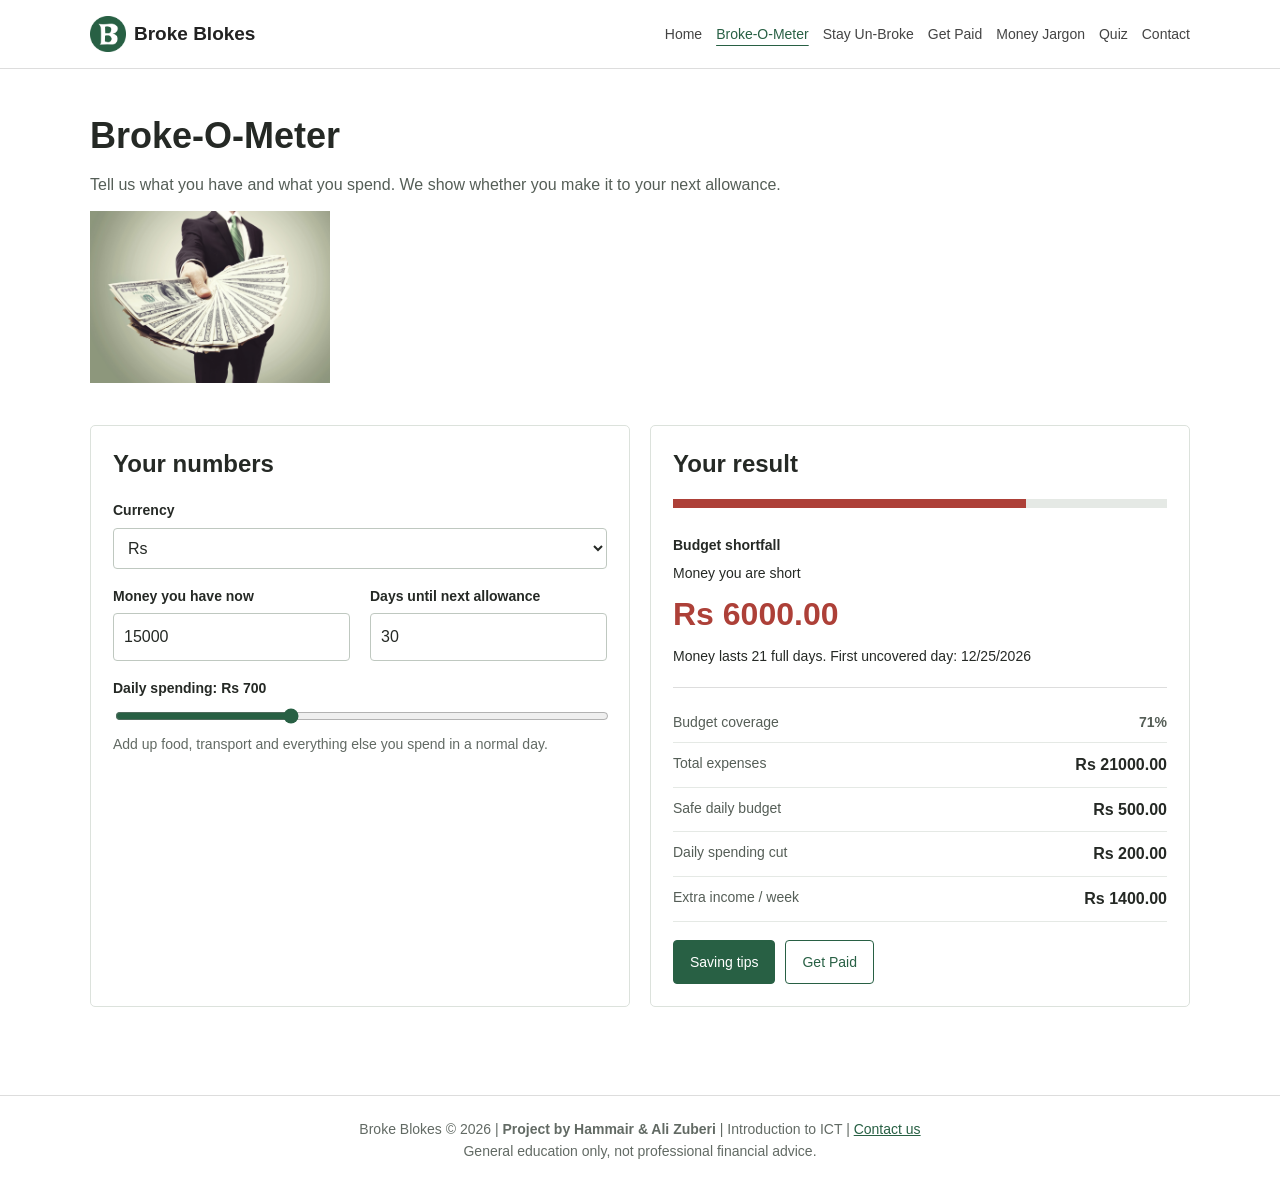
<file: Broke-Blokes/interactive.html>
<!DOCTYPE html>

<html lang="en">
<head>
<meta charset="utf-8"/>
<meta content="width=device-width, initial-scale=1" name="viewport"/>
<title>Broke-O-Meter | Broke Blokes</title>
<meta content="Estimate how long your allowance will last." name="description"/>
<link href="css/style.css" rel="stylesheet"/>
<link href="images/favicon.png" rel="icon"/>
</head>
<body>
<a class="skip" href="#main">Skip to content</a>
<header class="site-header">
<div class="wrap nav-bar">
<button aria-controls="menu" aria-expanded="false" aria-label="Toggle navigation" class="menu-btn">☰</button><a class="brand" href="index.html"><img alt="Broke Blokes logo" src="images/favicon.png"/> Broke Blokes</a>
<nav aria-label="Main">
<ul class="nav-list" id="menu">
<li><a href="index.html">Home</a></li>
<li><a aria-current="page" class="active" href="interactive.html">Broke-O-Meter</a></li>
<li><a href="explore.html">Stay Un-Broke</a></li>
<li><a href="details.html">Get Paid</a></li>
<li><a href="literacy.html">Money Jargon</a></li>
<li><a href="quiz.html">Quiz</a></li>
<li><a href="contact.html">Contact</a></li></ul>
</nav>
</div>
</header>
<main id="main">
<!-- Predict: sliders and numbers go in, the broke date comes out -->
<section class="page-head">
<div class="wrap">
<h1>Broke-O-Meter</h1>
<p class="lead">Tell us what you have and what you spend. We show whether you make it to your next allowance.
          </p>
<img alt="Budget chart and coins" class="topic-image" src="images/budget1.png"/></div>
</section>
<section class="section no-top">
<div class="wrap grid grid-2">
<div class="card">
<h2>Your numbers</h2>
<div class="field">
<label for="currency">Currency</label>
<select id="currency">
<option value="Rs">Rs</option>
<option value="$">$</option>
<option value="£">£</option>
<option value="€">€</option>
</select>
</div>
<div class="row-2">
<div class="field">
<label for="money">Money you have now</label>
<input id="money" min="0" step="1" type="number" value="15000"/>
</div>
<div class="field">
<label for="days">Days until next allowance</label>
<input id="days" max="365" min="1" step="1" type="number" value="30"/>
</div>
</div>
<div class="field">
<label for="daily">Daily spending: <output for="daily" id="dailyOut"></output></label>
<input id="daily" max="2000" min="0" step="50" type="range" value="700"/>
<p class="hint">Add up food, transport and everything else you spend in a normal day.</p>
</div>
</div>
<div aria-live="polite" class="card">
<h2>Your result</h2>
<div aria-label="How much of the period your money covers" class="meter" role="img">
<div class="meter-fill" id="meterFill"></div>
</div>
<div class="mt-24" id="result"></div>
</div>
</div>
</section>
</main>
<footer class="site-footer">
<div class="wrap">
<p>Broke Blokes © 2026 |<strong> Project by Hammair &amp; Ali Zuberi </strong>| Introduction to ICT | <a href="contact.html">Contact us</a></p>
<p>General education only, not professional financial advice.</p></div>
</footer>
<script src="js/main.js"></script>
</body>
</html>
</file>
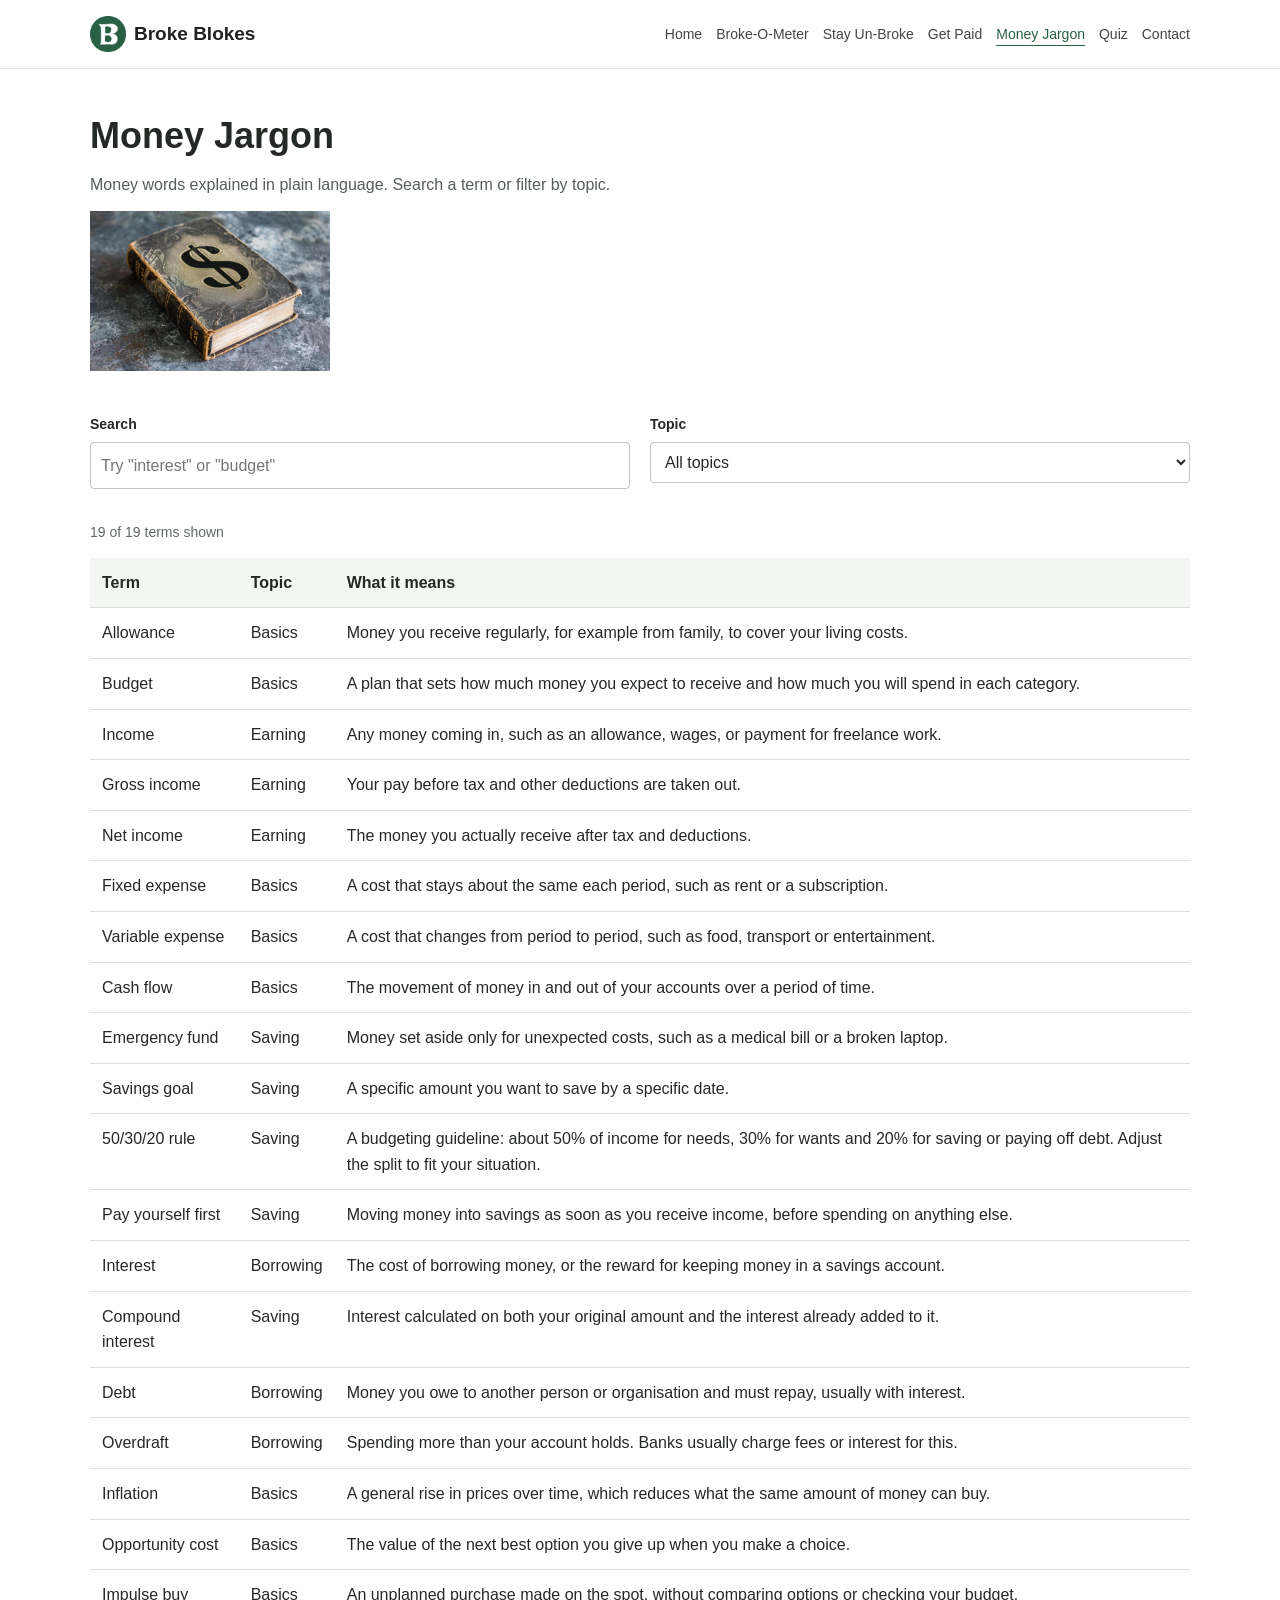
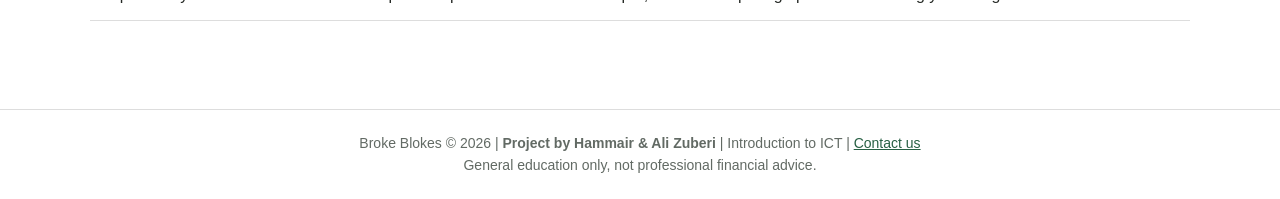
<file: Broke-Blokes/literacy.html>
<!DOCTYPE html>

<html lang="en">
<head>
<meta charset="utf-8"/>
<meta content="width=device-width, initial-scale=1" name="viewport"/>
<title>Money Jargon | Broke Blokes</title>
<meta content="Search plain-language financial definitions." name="description"/>
<link href="css/style.css" rel="stylesheet"/>
<link href="images/favicon.png" rel="icon"/>
</head>
<body>
<a class="skip" href="#main">Skip to content</a>
<header class="site-header">
<div class="wrap nav-bar">
<button aria-controls="menu" aria-expanded="false" aria-label="Toggle navigation" class="menu-btn">☰</button><a class="brand" href="index.html"><img alt="Broke Blokes logo" src="images/favicon.png"/> Broke Blokes</a>
<nav aria-label="Main">
<ul class="nav-list" id="menu">
<li><a href="index.html">Home</a></li>
<li><a href="interactive.html">Broke-O-Meter</a></li>
<li><a href="explore.html">Stay Un-Broke</a></li>
<li><a href="details.html">Get Paid</a></li>
<li><a aria-current="page" class="active" href="literacy.html">Money Jargon</a></li>
<li><a href="quiz.html">Quiz</a></li>
<li><a href="contact.html">Contact</a></li></ul>
</nav>
</div>
</header>
<main id="main">
<!-- Learn: searchable table of money terms -->
<section class="page-head">
<div class="wrap">
<h1>Money Jargon</h1>
<p class="lead">Money words explained in plain language. Search a term or filter by topic.</p>
<img alt="Open book with money symbol" class="topic-image" src="images/literacy.png"/></div>
</section>
<section class="section no-top">
<div class="wrap">
<div class="row-2 mb-16">
<div class="field"><label for="search">Search</label><input id="search" placeholder='Try "interest" or "budget"' type="search"/></div>
<div class="field">
<label for="category">Topic</label>
<select id="category">
<option value="all">All topics</option>
<option value="Basics">Basics</option>
<option value="Saving">Saving</option>
<option value="Borrowing">Borrowing</option>
<option value="Earning">Earning</option>
</select>
</div>
</div>
<p aria-live="polite" class="muted small" id="count"></p>
<div class="table-wrap">
<table>
<thead>
<tr>
<th scope="col">Term</th>
<th scope="col">Topic</th>
<th scope="col">What it means</th>
</tr>
</thead>
<tbody id="glossBody"></tbody>
</table>
</div>
</div>
</section>
</main>
<footer class="site-footer">
<div class="wrap">
<p>Broke Blokes © 2026 |<strong> Project by Hammair &amp; Ali Zuberi </strong>| Introduction to ICT | <a href="contact.html">Contact us</a></p>
<p>General education only, not professional financial advice.</p></div>
</footer>
<script src="js/main.js"></script>
</body>
</html>
</file>
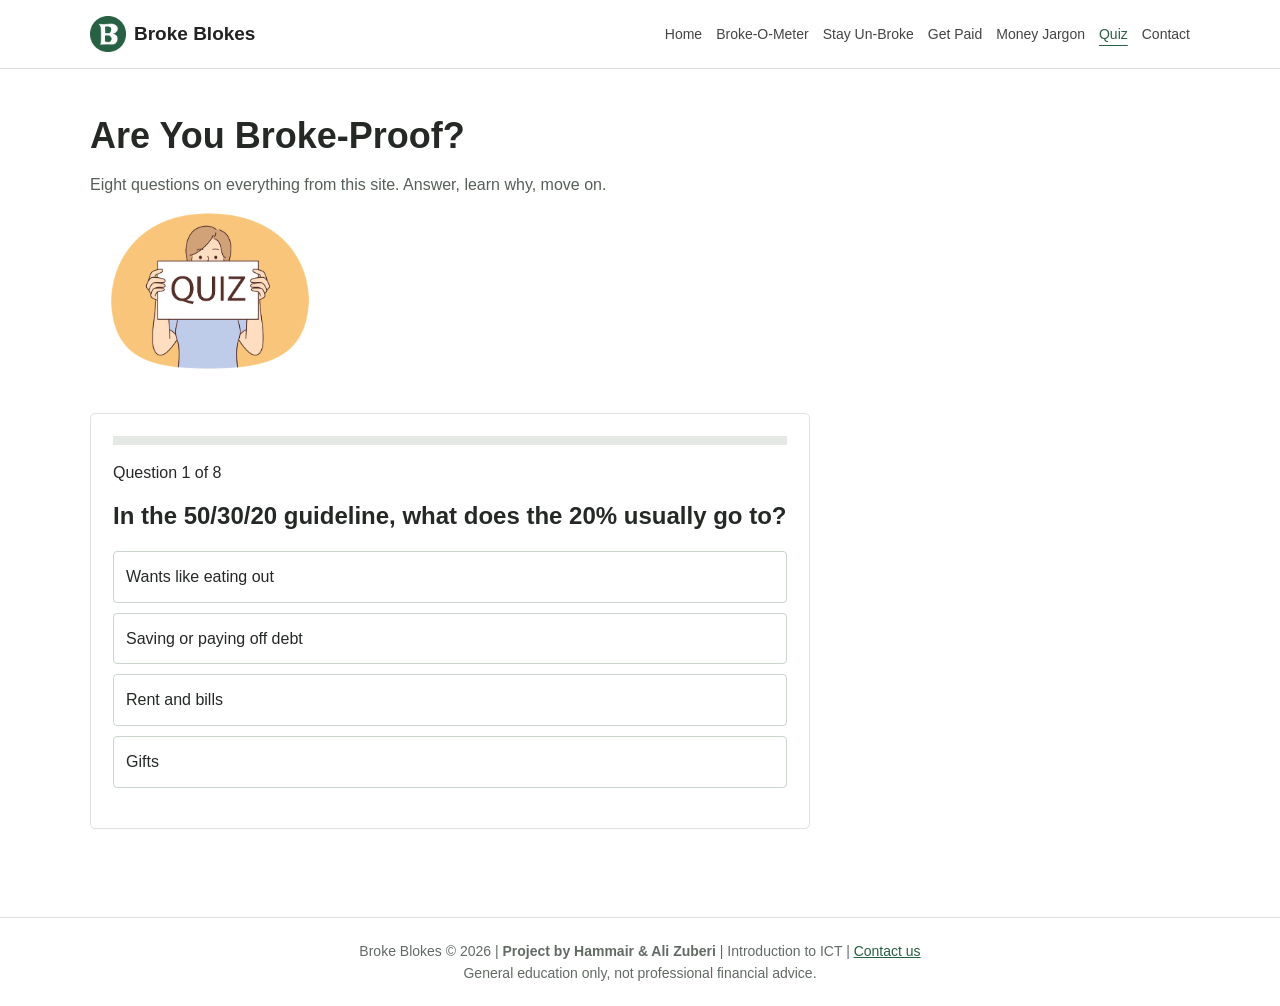
<file: Broke-Blokes/quiz.html>
<!DOCTYPE html>

<html lang="en">
<head>
<meta charset="utf-8"/>
<meta content="width=device-width, initial-scale=1" name="viewport"/>
<title>Are You Broke-Proof? | Broke Blokes</title>
<meta content="Test your financial knowledge with eight questions." name="description"/>
<link href="css/style.css" rel="stylesheet"/>
<link href="images/favicon.png" rel="icon"/>
</head>
<body>
<a class="skip" href="#main">Skip to content</a>
<header class="site-header">
<div class="wrap nav-bar">
<button aria-controls="menu" aria-expanded="false" aria-label="Toggle navigation" class="menu-btn">☰</button><a class="brand" href="index.html"><img alt="Broke Blokes logo" src="images/favicon.png"/> Broke Blokes</a>
<nav aria-label="Main">
<ul class="nav-list" id="menu">
<li><a href="index.html">Home</a></li>
<li><a href="interactive.html">Broke-O-Meter</a></li>
<li><a href="explore.html">Stay Un-Broke</a></li>
<li><a href="details.html">Get Paid</a></li>
<li><a href="literacy.html">Money Jargon</a></li>
<li><a aria-current="page" class="active" href="quiz.html">Quiz</a></li>
<li><a href="contact.html">Contact</a></li></ul>
</nav>
</div>
</header>
<main id="main">
<!-- Test: one question at a time, with instant feedback -->
<section class="page-head">
<div class="wrap">
<h1>Are You Broke-Proof?</h1>
<p class="lead">Eight questions on everything from this site. Answer, learn why, move on.</p>
<img alt="Checklist with question mark" class="topic-image" src="images/quiz.png"/></div>
</section>
<section class="section no-top">
<div class="wrap">
<div class="card quiz-card">
<div aria-hidden="true" class="progress">
<div id="bar"></div>
</div>
<div id="quizBox"></div>
</div>
</div>
</section>
</main>
<footer class="site-footer">
<div class="wrap">
<p>Broke Blokes © 2026 |<strong> Project by Hammair &amp; Ali Zuberi </strong>| Introduction to ICT | <a href="contact.html">Contact us</a></p>
<p>General education only, not professional financial advice.</p></div>
</footer>
<script src="js/main.js"></script>
</body>
</html>
</file>
<file: style.css>
/* Basic page styling */
* {
  box-sizing: border-box;
}

body {
  margin: 0;
  font-family: Arial, sans-serif;
  color: #252925;
  background: #fff;
  line-height: 1.6;
}

h1,
h2,
h3,
h4 {
  line-height: 1.3;
  margin: 0 0 12px;
}

h1 {
  font-size: 36px;
}

h2 {
  font-size: 24px;
}

h3 {
  font-size: 18px;
}

p {
  margin: 0 0 14px;
}

a {
  color: #286044;
}

.wrap {
  width: 92%;
  max-width: 1100px;
  margin: auto;
}

.section {
  padding: 30px 0;
}

.page-head {
  padding: 42px 0 20px;
}

.lead {
  color: #555e57;
  max-width: 740px;
}

.muted,
.hint,
.small {
  color: #626a64;
  font-size: 14px;
}

.hidden {
  display: none !important;
}

.skip {
  position: absolute;
  left: -9999px;
}

.skip:focus {
  left: 10px;
  top: 10px;
  background: white;
  z-index: 10;
}

/* Navigation */
.site-header {
  border-bottom: 1px solid #ddd;
  background: white;
}

.nav-bar {
  display: flex;
  align-items: center;
  justify-content: center;
  min-height: 68px;
  gap: 20px;
  position: relative;
}

.brand {
  font-size: 22px;
  font-weight: bold;
  text-decoration: none;
  color: #222;
  white-space: nowrap;
}

.brand span {
  color: #286044;
}

.nav-list {
  display: flex;
  gap: 20px;
  list-style: none;
  padding: 0;
  margin: 0;
}

.nav-list a {
  color: #444;
  text-decoration: none;
  font-size: 14px;
  padding: 22px 0;
  display: block;
}

.nav-list a:hover,
.nav-list a.active {
  color: #286044;
  text-decoration: underline;
  text-underline-offset: 6px;
}

.menu-btn {
  display: none;
}

/* Home */
.hero {
  background: #f3f6f3;
  padding: 58px 0;
}

.hero-grid {
  display: grid;
  grid-template-columns: 3fr 2fr;
  gap: 40px;
  align-items: center;
}

.kicker {
  color: #286044;
  font-size: 14px;
  font-weight: bold;
}

.slip {
  border-left: 2px solid #a6b9aa;
  padding: 18px 24px;
}

.timeline {
  display: flex;
  height: 12px;
  margin: 18px 0 8px;
}

.timeline .g {
  width: 58%;
  background: #528462;
}

.timeline .a {
  width: 25%;
  background: #c2a052;
}

.timeline .r {
  width: 17%;
  background: #b85d55;
}

.timeline-labels {
  display: flex;
  justify-content: space-between;
  font-size: 12px;
}

.steps {
  display: grid;
  grid-template-columns: repeat(3, minmax(0, 1fr));
  gap: 18px;
  padding: 0;
  margin: 24px 0 0;
  list-style: none;
}

.step-card {
  display: flex;
  flex-direction: column;
  height: 100%;
  padding: 22px;
  border: 1px solid #dce2dc;
  border-radius: 6px;
  text-decoration: none;
  color: #252925;
  background: white;
}

.step-card:hover,
.step-card:focus-visible {
  border-color: #286044;
  background: #f5f8f5;
}

.step-number {
  color: #286044;
  font-size: 14px;
  font-weight: bold;
  margin-bottom: 14px;
}

.steps h3 {
  margin-bottom: 8px;
  font-size: 20px;
}

.steps p {
  margin: 0 0 18px;
  color: #555e57;
  font-size: 15px;
}

.step-link {
  margin-top: auto;
  color: #286044;
  font-size: 14px;
  font-weight: bold;
}

/* Forms and content */
.grid,
.row-2 {
  display: grid;
  gap: 20px;
}

.grid-2,
.row-2 {
  grid-template-columns: repeat(2, minmax(0, 1fr));
}

.grid-3 {
  grid-template-columns: repeat(3, minmax(0, 1fr));
}

.card {
  padding: 22px;
  border: 1px solid #dce2dc;
  border-radius: 5px;
  min-width: 0;
}

.tip,
#hustleList .card {
  border: none;
  border-bottom: 1px solid #dce2dc;
  border-radius: 0;
  padding: 16px 0;
}

.field {
  margin-bottom: 16px;
}

label {
  display: block;
  font-weight: bold;
  font-size: 14px;
  margin-bottom: 6px;
}

input,
select,
button {
  font: inherit;
}

input,
select {
  width: 100%;
  padding: 10px;
  border: 1px solid #bfc8c0;
  border-radius: 4px;
  background: white;
  color: #252925;
}

input[type=range] {
  padding: 0;
  accent-color: #286044;
}

button,
.btn {
  cursor: pointer;
}

.btn {
  display: inline-block;
  padding: 10px 16px;
  border: 1px solid #286044;
  border-radius: 4px;
  background: #286044;
  color: white;
  text-decoration: none;
  font-size: 14px;
}

.btn-secondary {
  background: white;
  color: #286044;
}

.btn-row,
.result-actions,
.filters {
  display: flex;
  flex-wrap: wrap;
  gap: 10px;
}

.filters {
  margin-bottom: 20px;
}

.chip {
  padding: 7px 12px;
  border: 1px solid #cbd4cb;
  border-radius: 4px;
  background: white;
  color: #333;
}

.chip[aria-pressed=true] {
  background: #286044;
  color: white;
}

.callout {
  border-left: 3px solid #286044;
  padding: 14px 20px;
  background: #f3f6f3;
}

/* Calculator results */
.meter,
.progress {
  height: 9px;
  background: #e5e9e5;
  overflow: hidden;
  margin-bottom: 15px;
}

.meter-fill,
.progress div {
  height: 100%;
  width: 0;
  background: #286044;
}

.meter-fill.danger {
  background: #ad4038;
}

.meter-fill.warn {
  background: #9b731f;
}

.result-hero {
  border-bottom: 1px solid #ddd;
  padding: 0 0 15px;
  margin-bottom: 14px;
  overflow-wrap: anywhere;
}

.result-hero strong {
  display: block;
  font-size: 32px;
  color: #286044;
  margin: 5px 0;
}

.result-hero.danger strong {
  color: #ad4038;
}

.result-hero.warn strong {
  color: #85601a;
}

.result-label {
  font-size: 14px;
  font-weight: bold;
}

.result-hero p {
  margin: 4px 0;
  font-size: 14px;
}

.coverage-label,
.result-stat,
.payment-row {
  display: flex;
  justify-content: space-between;
  gap: 12px;
  padding: 9px 0;
  border-bottom: 1px solid #e5e9e5;
}

.result-stat span,
.coverage-label {
  color: #555e57;
  font-size: 14px;
}

.result-stat b,
.payment-row b {
  text-align: right;
  overflow-wrap: anywhere;
}

.result-actions {
  margin-top: 18px;
}

.payment-heading {
  margin-top: 20px;
}

.payment-row {
  margin: 0;
}

.split-people .person {
  display: grid;
  grid-template-columns: 1fr 1fr;
  gap: 8px;
  margin-bottom: 8px;
}

.split-people[data-mode=equal] .person {
  grid-template-columns: 1fr;
}

.split-people[data-mode=equal] .item {
  display: none;
}

/* Glossary and quiz */
.table-wrap {
  overflow-x: auto;
}

table {
  width: 100%;
  border-collapse: collapse;
  text-align: left;
}

th,
td {
  padding: 12px;
  border-bottom: 1px solid #ddd;
  vertical-align: top;
}

th {
  background: #f3f6f3;
}

.quiz-card {
  max-width: 720px;
}

.options {
  display: grid;
  gap: 10px;
  margin: 18px 0;
}

.option {
  text-align: left;
  background: white;
  border: 1px solid #cbd4cb;
  border-radius: 4px;
  padding: 12px;
  color: #252925;
}

.option:hover:not(:disabled) {
  background: #f3f6f3;
}

.option.correct {
  background: #e4f0e5;
  border-color: #528462;
}

.option.wrong {
  background: #fae9e7;
  border-color: #ad4038;
}

.site-footer {
  border-top: 1px solid #ddd;
  margin-top: 50px;
  padding: 22px 0;
  color: #626a64;
  font-size: 14px;
}

.site-footer p {
  margin: 0;
  text-align: center;
}

/* Mobile layout */
@media (max-width: 900px) {
  .nav-bar {
    justify-content: flex-start;
    gap: 14px;
  }

  .menu-btn {
    display: block;
    border: 0;
    background: none;
    font-size: 26px;
    padding: 4px;
    color: #252925;
  }

  .nav-list {
    display: none;
    position: absolute;
    top: 100%;
    left: 0;
    right: 0;
    background: white;
    border: 1px solid #ddd;
    z-index: 5;
    padding: 10px 16px;
  }

  .nav-list.open {
    display: block;
  }

  .nav-list a {
    padding: 10px 0;
  }

  .hero-grid,
  .grid-2 {
    grid-template-columns: 1fr;
  }

  .grid-3 {
    grid-template-columns: repeat(2, minmax(0, 1fr));
  }
}

@media (max-width: 520px) {
  h1 {
    font-size: 30px;
  }

  .hero {
    padding: 32px 0;
  }

  .grid-3,
  .row-2 {
    grid-template-columns: 1fr;
  }

  .card {
    padding: 16px;
  }
}

/* Consistent spacing and responsive cards */
.section {
  padding: 38px 0;
}

.page-head {
  padding: 44px 0 24px;
}

.hero h1 {
  font-size: 44px;
  max-width: 620px;
}

.hero .lead {
  margin-bottom: 24px;
}

.card h2 {
  margin-bottom: 20px;
}

input:focus,
select:focus {
  outline: 2px solid #8bb39a;
  outline-offset: 2px;
}

@media (max-width: 900px) {
  .steps {
    grid-template-columns: repeat(2, minmax(0, 1fr));
  }
}

@media (max-width: 520px) {
  .steps {
    grid-template-columns: 1fr;
    gap: 12px;
  }

  .hero h1 {
    font-size: 32px;
  }

  .section {
    padding: 26px 0;
  }

  .step-card {
    padding: 18px;
  }
}
</file>
<file: Broke-Blokes/css/style.css>
/* Basic page styling */
* {
  box-sizing: border-box;
}

body {
  margin: 0;
  font-family: Arial, sans-serif;
  color: #252925;
  background: #fff;
  line-height: 1.6;
}

h1,
h2,
h3,
h4 {
  line-height: 1.3;
  margin: 0 0 12px;
}

h1 {
  font-size: 36px;
}

h2 {
  font-size: 24px;
}

h3 {
  font-size: 18px;
}

p {
  margin: 0 0 14px;
}

a {
  color: #286044;
}

.wrap {
  width: 92%;
  max-width: 1100px;
  margin: auto;
}





.lead {
  color: #555e57;
  max-width: 740px;
}

.muted,
.hint,
.small {
  color: #626a64;
  font-size: 14px;
}

.hidden {
  display: none !important;
}

.skip {
  position: absolute;
  left: -9999px;
}

.skip:focus {
  left: 10px;
  top: 10px;
  background: white;
  z-index: 10;
}

/* Navigation */
.site-header {
  border-bottom: 1px solid #ddd;
  background: white;
}

.nav-bar {
  display: flex;
  align-items: center;
  justify-content: space-between;
  min-height: 68px;
  gap: 20px;
  position: relative;
}

.brand {
  font-size: 22px;
  font-weight: bold;
  text-decoration: none;
  color: #222;
  white-space: nowrap;
}

.brand span {
  color: #286044;
}

.nav-list {
  display: flex;
  gap: 20px;
  list-style: none;
  padding: 0;
  margin: 0;
}

.nav-list a {
  color: #444;
  text-decoration: none;
  font-size: 14px;
  padding: 22px 0;
  display: block;
}

.nav-list a:hover,
.nav-list a.active {
  color: #286044;
  text-decoration: underline;
  text-underline-offset: 6px;
}

.menu-btn {
  display: none;
}

/* Home */
.hero {
  background: #f3f6f3;
  padding: 58px 0;
}

.hero-grid {
  display: grid;
  grid-template-columns: 3fr 2fr;
  gap: 40px;
  align-items: center;
}

.kicker {
  color: #286044;
  font-size: 14px;
  font-weight: bold;
}

.slip {
  border-left: 2px solid #a6b9aa;
  padding: 18px 24px;
}

.timeline {
  display: flex;
  height: 12px;
  margin: 18px 0 8px;
}

.timeline .g {
  width: 58%;
  background: #528462;
}

.timeline .a {
  width: 25%;
  background: #c2a052;
}

.timeline .r {
  width: 17%;
  background: #b85d55;
}

.timeline-labels {
  display: flex;
  justify-content: space-between;
  font-size: 12px;
}

.steps {
  display: grid;
  grid-template-columns: repeat(3, minmax(0, 1fr));
  gap: 18px;
  padding: 0;
  margin: 24px 0 0;
  list-style: none;
}

.step-card {
  display: flex;
  flex-direction: column;
  height: 100%;
  padding: 22px;
  border: 1px solid #dce2dc;
  border-radius: 6px;
  text-decoration: none;
  color: #252925;
  background: white;
}

.step-card:hover,
.step-card:focus-visible {
  border-color: #286044;
  background: #f5f8f5;
}

.step-number {
  color: #286044;
  font-size: 14px;
  font-weight: bold;
  margin-bottom: 14px;
}

.steps h3 {
  margin-bottom: 8px;
  font-size: 20px;
}

.steps p {
  margin: 0 0 18px;
  color: #555e57;
  font-size: 15px;
}

.step-link {
  margin-top: auto;
  color: #286044;
  font-size: 14px;
  font-weight: bold;
}

/* Forms and content */
.grid,
.row-2 {
  display: grid;
  gap: 20px;
}

.grid-2,
.row-2 {
  grid-template-columns: repeat(2, minmax(0, 1fr));
}

.grid-3 {
  grid-template-columns: repeat(3, minmax(0, 1fr));
}

.card {
  padding: 22px;
  border: 1px solid #dce2dc;
  border-radius: 5px;
  min-width: 0;
}

.tip,
#hustleList .card {
  border: none;
  border-bottom: 1px solid #dce2dc;
  border-radius: 0;
  padding: 16px 0;
}

.field {
  margin-bottom: 16px;
}

label {
  display: block;
  font-weight: bold;
  font-size: 14px;
  margin-bottom: 6px;
}

input,
select,
button {
  font: inherit;
}

input,
select {
  width: 100%;
  padding: 10px;
  border: 1px solid #bfc8c0;
  border-radius: 4px;
  background: white;
  color: #252925;
}

input[type=range] {
  padding: 0;
  accent-color: #286044;
}

button,
.btn {
  cursor: pointer;
}

.btn {
  display: inline-block;
  padding: 10px 16px;
  border: 1px solid #286044;
  border-radius: 4px;
  background: #286044;
  color: white;
  text-decoration: none;
  font-size: 14px;
}

.btn-secondary {
  background: white;
  color: #286044;
}

.btn-row,
.result-actions,
.filters {
  display: flex;
  flex-wrap: wrap;
  gap: 10px;
}

.filters {
  margin-bottom: 20px;
}

.chip {
  padding: 7px 12px;
  border: 1px solid #cbd4cb;
  border-radius: 4px;
  background: white;
  color: #333;
}

.chip[aria-pressed=true] {
  background: #286044;
  color: white;
}

.callout {
  border-left: 3px solid #286044;
  padding: 14px 20px;
  background: #f3f6f3;
}

/* Calculator results */
.meter,
.progress {
  height: 9px;
  background: #e5e9e5;
  overflow: hidden;
  margin-bottom: 15px;
}

.meter-fill,
.progress div {
  height: 100%;
  width: 0;
  background: #286044;
}

.meter-fill.danger {
  background: #ad4038;
}

.meter-fill.warn {
  background: #9b731f;
}

.result-hero {
  border-bottom: 1px solid #ddd;
  padding: 0 0 15px;
  margin-bottom: 14px;
  overflow-wrap: anywhere;
}

.result-hero strong {
  display: block;
  font-size: 32px;
  color: #286044;
  margin: 5px 0;
}

.result-hero.danger strong {
  color: #ad4038;
}

.result-hero.warn strong {
  color: #85601a;
}

.result-label {
  font-size: 14px;
  font-weight: bold;
}

.result-hero p {
  margin: 4px 0;
  font-size: 14px;
}

.coverage-label,
.result-stat,
.payment-row {
  display: flex;
  justify-content: space-between;
  gap: 12px;
  padding: 9px 0;
  border-bottom: 1px solid #e5e9e5;
}

.result-stat span,
.coverage-label {
  color: #555e57;
  font-size: 14px;
}

.result-stat b,
.payment-row b {
  text-align: right;
  overflow-wrap: anywhere;
}

.result-actions {
  margin-top: 18px;
}

.payment-heading {
  margin-top: 20px;
}

.payment-row {
  margin: 0;
}

.split-people .person {
  display: grid;
  grid-template-columns: 1fr 1fr;
  gap: 8px;
  margin-bottom: 8px;
}

.split-people[data-mode=equal] .person {
  grid-template-columns: 1fr;
}

.split-people[data-mode=equal] .item-field {
  display: none;
}

/* Glossary and quiz */
.table-wrap {
  overflow-x: auto;
}

table {
  width: 100%;
  border-collapse: collapse;
  text-align: left;
}

th,
td {
  padding: 12px;
  border-bottom: 1px solid #ddd;
  vertical-align: top;
}

th {
  background: #f3f6f3;
}

.quiz-card {
  max-width: 720px;
}

.options {
  display: grid;
  gap: 10px;
  margin: 18px 0;
}

.option {
  text-align: left;
  background: white;
  border: 1px solid #cbd4cb;
  border-radius: 4px;
  padding: 12px;
  color: #252925;
}

.option:hover:not(:disabled) {
  background: #f3f6f3;
}

.option.correct {
  background: #e4f0e5;
  border-color: #528462;
}

.option.wrong {
  background: #fae9e7;
  border-color: #ad4038;
}

.site-footer {
  border-top: 1px solid #ddd;
  margin-top: 50px;
  padding: 22px 0;
  color: #626a64;
  font-size: 14px;
}

.site-footer p {
  margin: 0;
  text-align: center;
}

/* Mobile layout */
@media (max-width: 1100px) {
  .nav-bar {
    justify-content: flex-start;
    gap: 14px;
  }

  .menu-btn {
    display: block;
    border: 0;
    background: none;
    font-size: 26px;
    padding: 4px;
    color: #252925;
  }

  .nav-list {
    display: none;
    position: absolute;
    top: 100%;
    left: 0;
    right: 0;
    background: white;
    border: 1px solid #ddd;
    z-index: 5;
    padding: 10px 16px;
  }

  .nav-list.open {
    display: block;
  }

  .nav-list a {
    padding: 10px 0;
  }

  .hero-grid,
  .grid-2 {
    grid-template-columns: 1fr;
  }

  .grid-3 {
    grid-template-columns: repeat(2, minmax(0, 1fr));
  }
}

@media (max-width: 520px) {
  h1 {
    font-size: 30px;
  }

  .hero {
    padding: 32px 0;
  }

  .grid-3,
  .row-2 {
    grid-template-columns: 1fr;
  }

  .card {
    padding: 16px;
  }
}

/* Consistent spacing and responsive cards */
.section {
  padding: 38px 0;
}

.page-head {
  padding: 44px 0 24px;
}

.hero h1 {
  font-size: 44px;
  max-width: 620px;
}

.hero .lead {
  margin-bottom: 24px;
}

.card h2 {
  margin-bottom: 20px;
}

input:focus,
select:focus {
  outline: 2px solid #8bb39a;
  outline-offset: 2px;
}

@media (max-width: 900px) {
  .steps {
    grid-template-columns: repeat(2, minmax(0, 1fr));
  }
}

@media (max-width: 520px) {
  .steps {
    grid-template-columns: 1fr;
    gap: 12px;
  }

  .hero h1 {
    font-size: 32px;
  }

  .section {
    padding: 26px 0;
  }

  .step-card {
    padding: 18px;
  }
}

/* Shared additions */
img {
  max-width: 100%;
  height: auto;
}

.brand {
  display: flex;
  align-items: center;
  gap: 8px;
  font-size: 19px;
}

.brand img {
  width: 36px;
}

.nav-list {
  gap: 14px;
}

.topic-image {
  display: block;
  width: 100%;
  max-width: 240px;
  margin-bottom: 18px;
}

.page-head .topic-image {
  max-width: 240px;
}

.btn,
.chip,
.step-card,
.card,
.nav-list a,
.option {
  transition: background-color .2s, color .2s, border-color .2s, box-shadow .2s;
}

.btn:hover {
  background: #204d37;
  color: white;
}

.card:hover {
  border-color: #a6b9aa;
}

.meter-fill,
.progress div {
  transition: width .25s ease;
}

.contact-form {
  max-width: 680px;
}

textarea {
  width: 100%;
  padding: 10px;
  font: inherit;
  border: 1px solid #bfc8c0;
  border-radius: 4px;
  resize: vertical;
}

textarea:focus {
  outline: 2px solid #8bb39a;
  outline-offset: 2px;
}

.field-error {
  color: #a32929;
  font-size: 14px;
  margin: 4px 0 0;
}

.field-error:empty {
  display: none;
}

[aria-invalid=true] {
  border-color: #a32929;
}

.success-box {
  background: #e4f0e5;
  color: #204d37;
  padding: 12px;
  margin-top: 16px;
  border-radius: 4px;
}

.no-top {
  padding-top: 0;
}

.mt-16 {
  margin-top: 16px;
}

.mt-24 {
  margin-top: 24px;
}

.mt-32 {
  margin-top: 32px;
}

.mb-8 {
  margin-bottom: 8px;
}

.mb-16 {
  margin-bottom: 16px;
}

.mb-24 {
  margin-bottom: 24px;
}

.hero {
  background-image: 
    linear-gradient(rgba(255, 255, 255, 0.6), rgba(255, 255, 255, 1)),
    url('../images/bg.png');
  background-repeat: no-repeat;
  background-position: center;
  background-size: cover;
}

.btn-primary {
  background: #286044;
  color: white;
}

.result-grid {
  display: grid;
  grid-template-columns: 1fr;
}

@keyframes fadeIn {
  from {
    opacity: 0;
    transform: translateY(4px);
  }

  to {
    opacity: 1;
    transform: translateY(0);
  }
}

.result-hero {
  animation: fadeIn .2s ease-out;
}

@media (prefers-reduced-motion: reduce) {
  * {
    transition: none !important;
    animation: none !important;
  }
}
</file>
